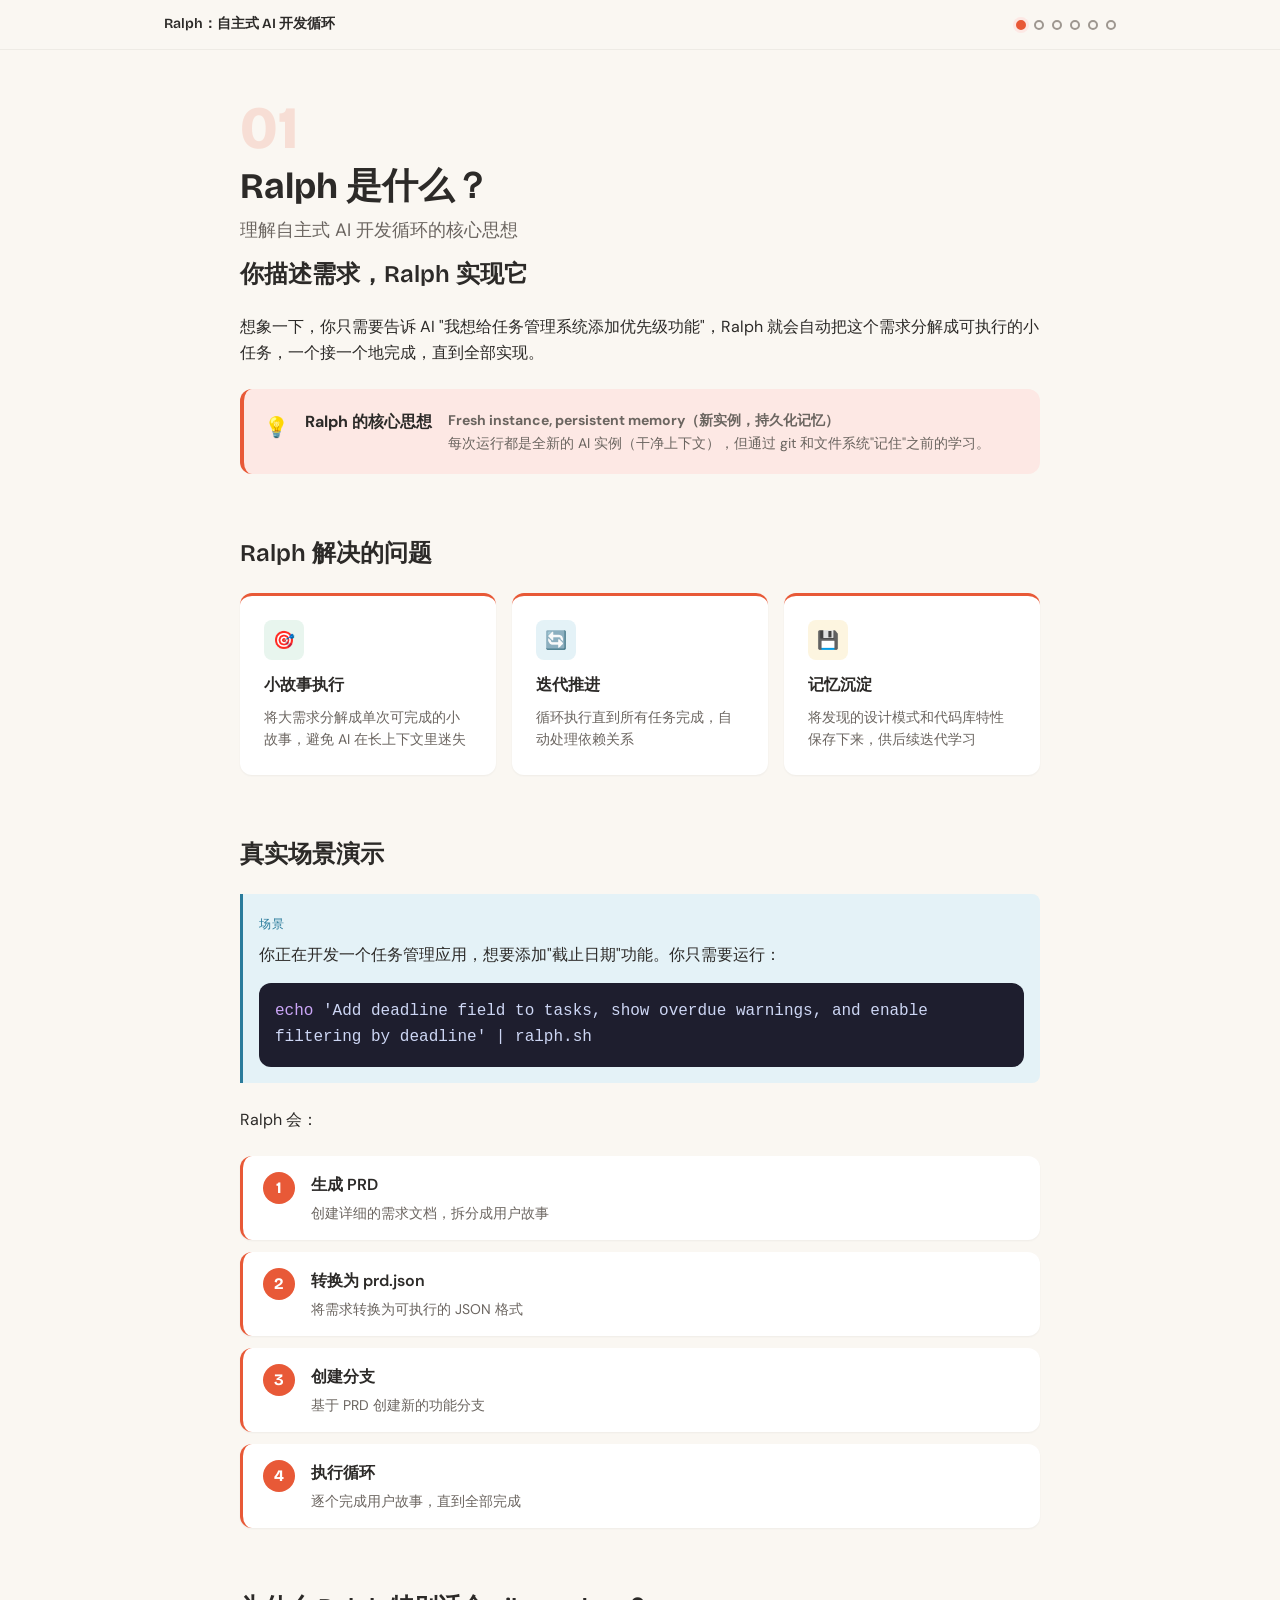
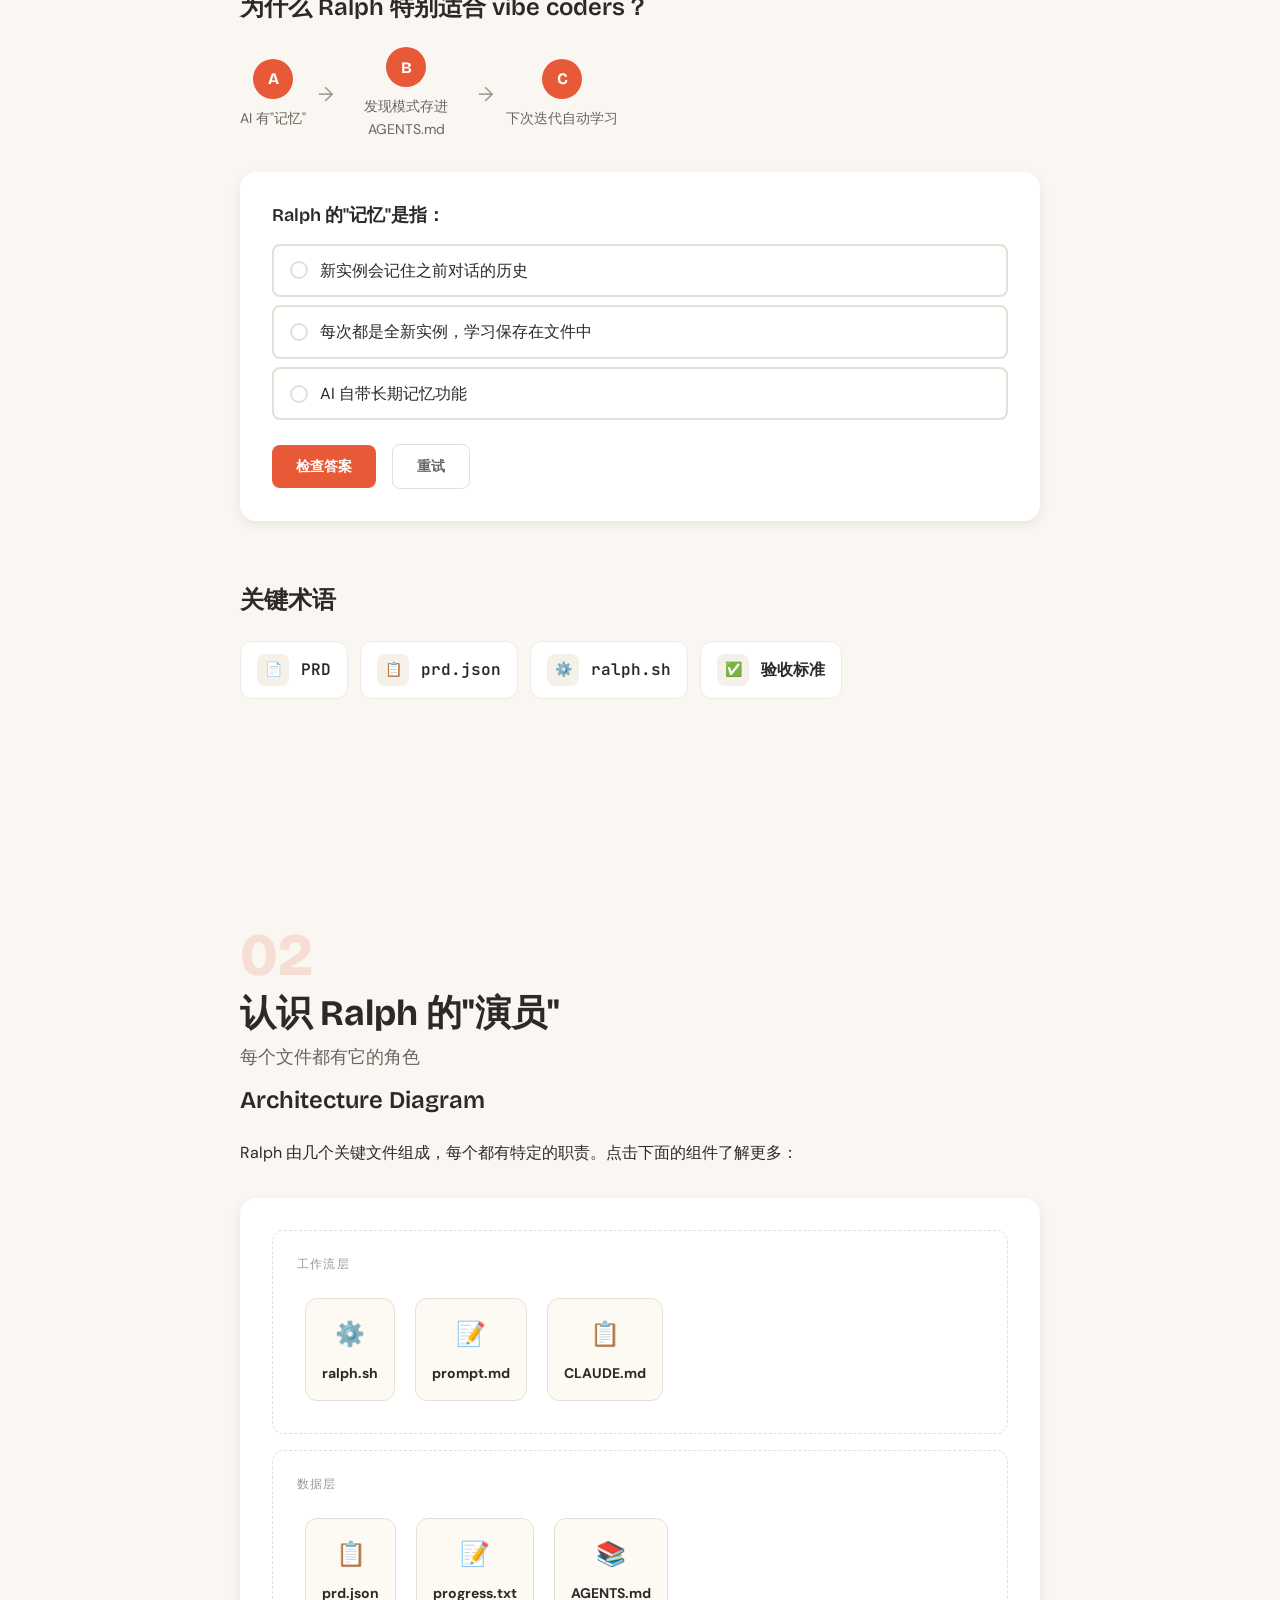
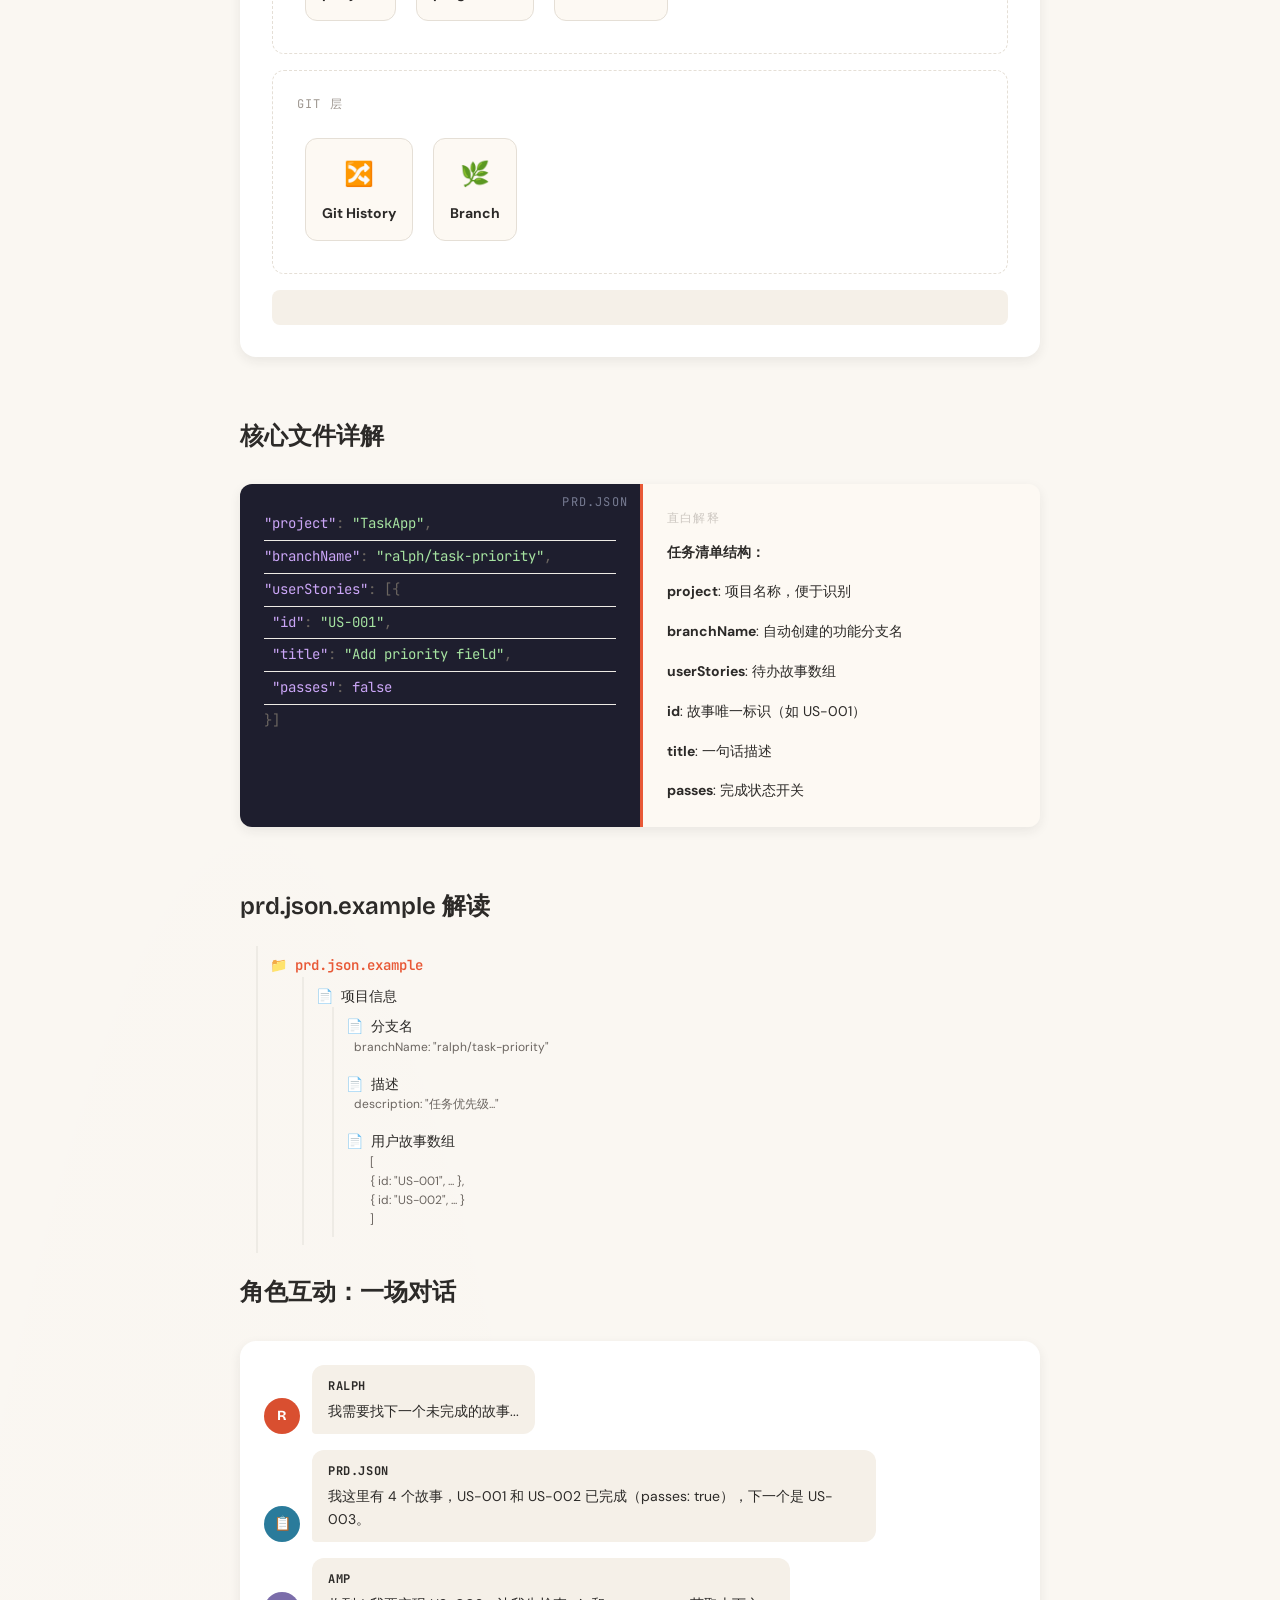
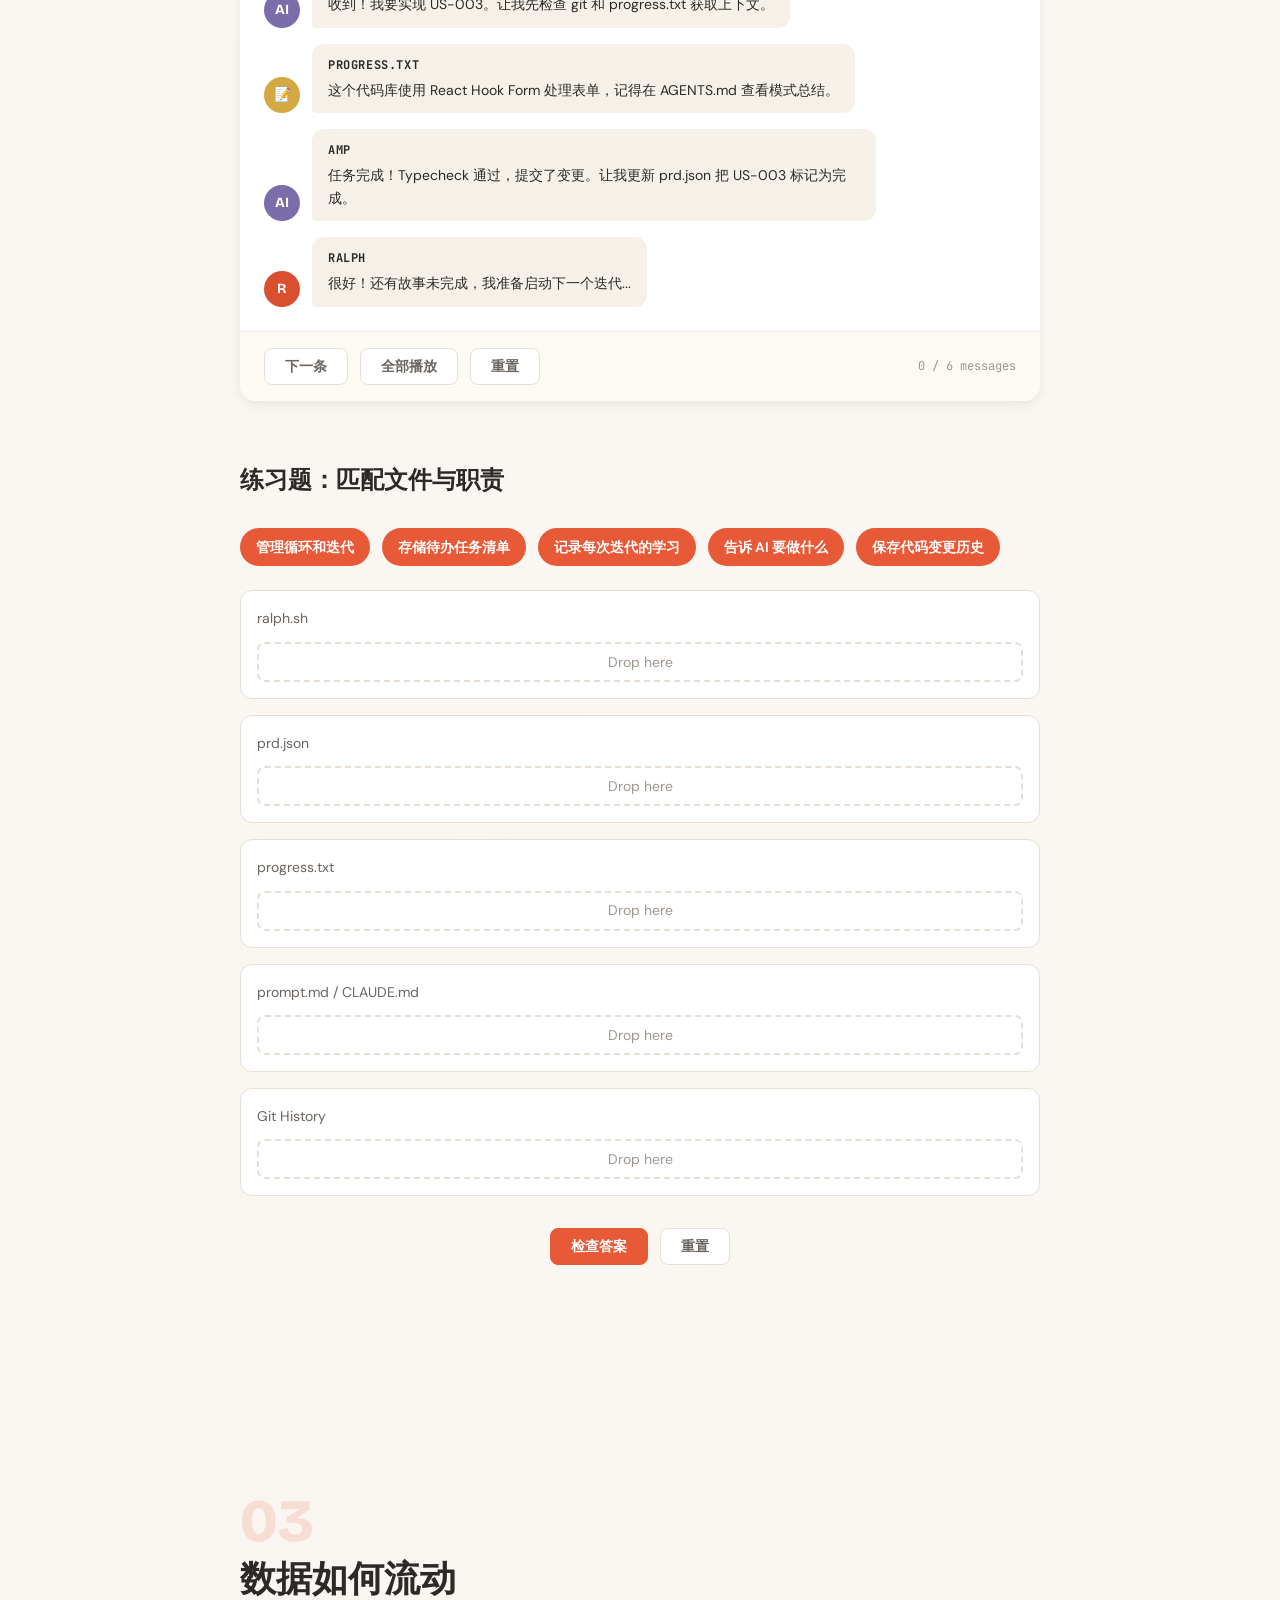
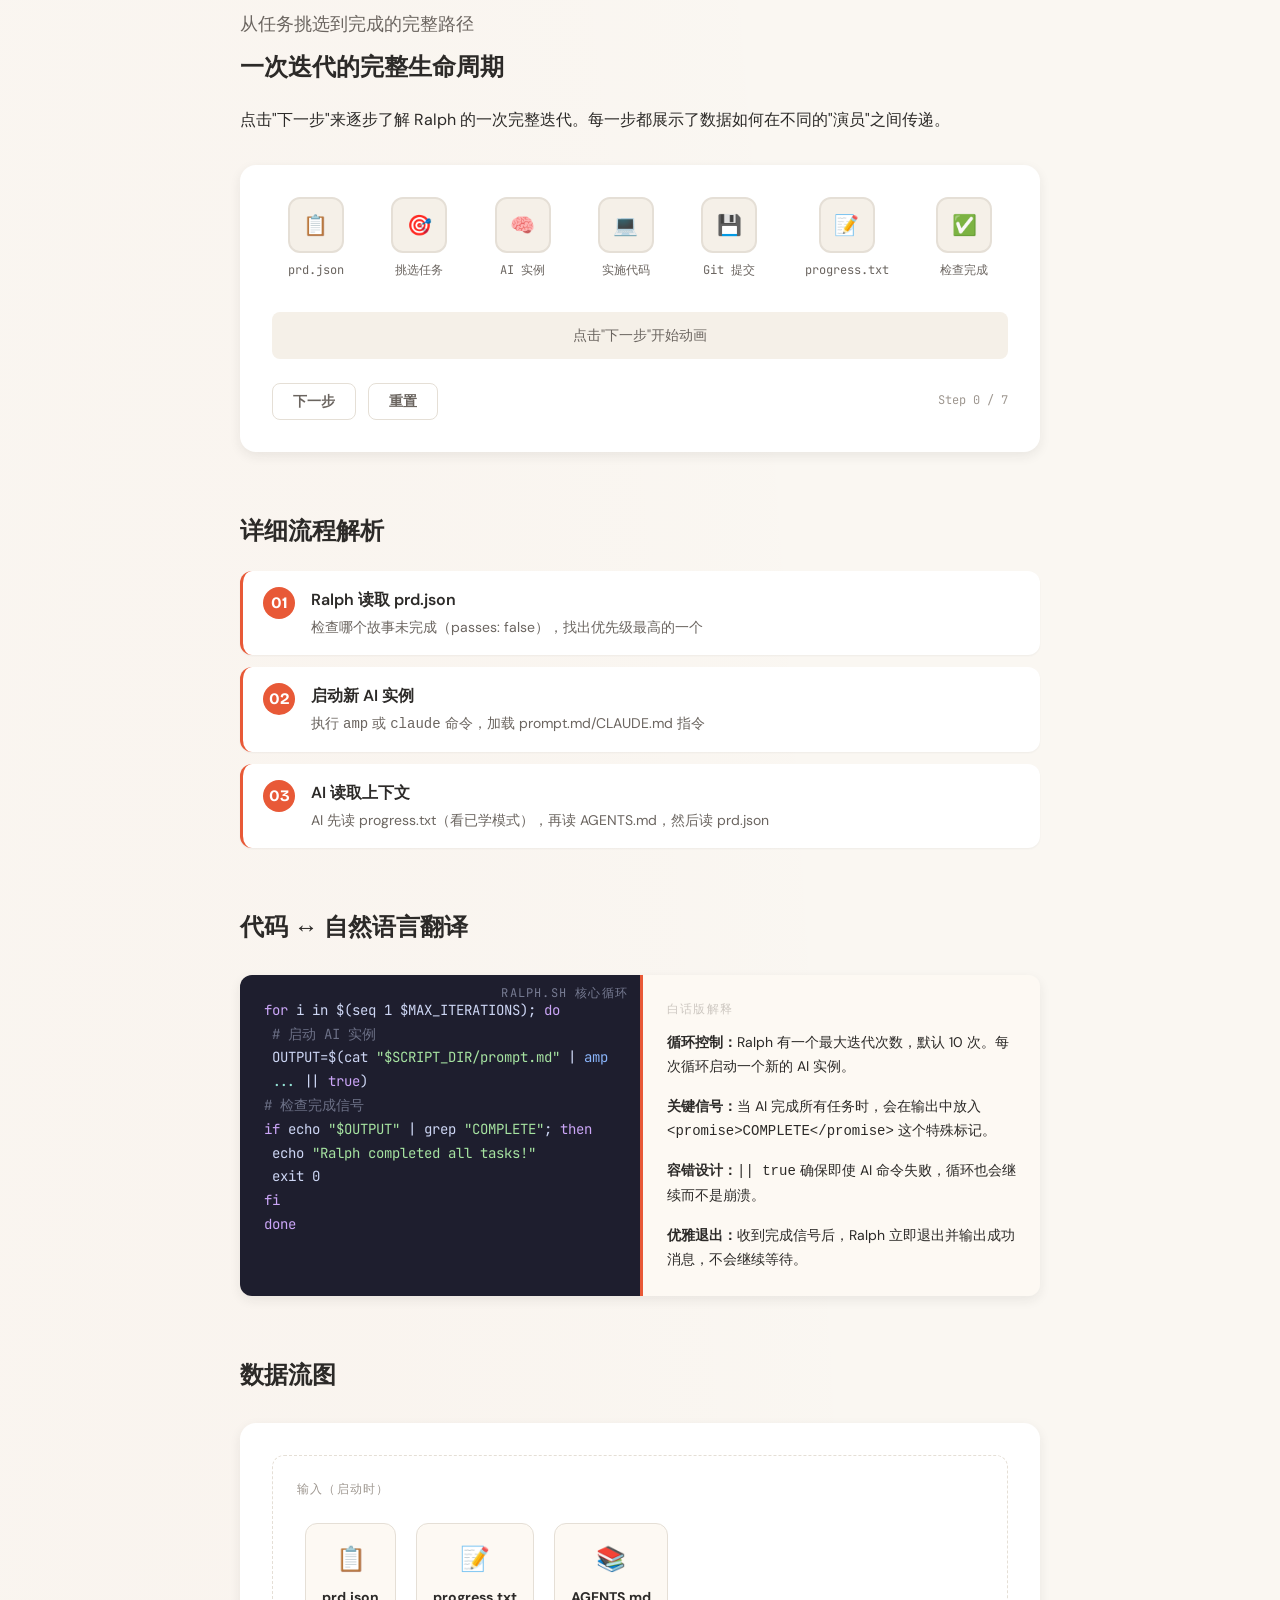
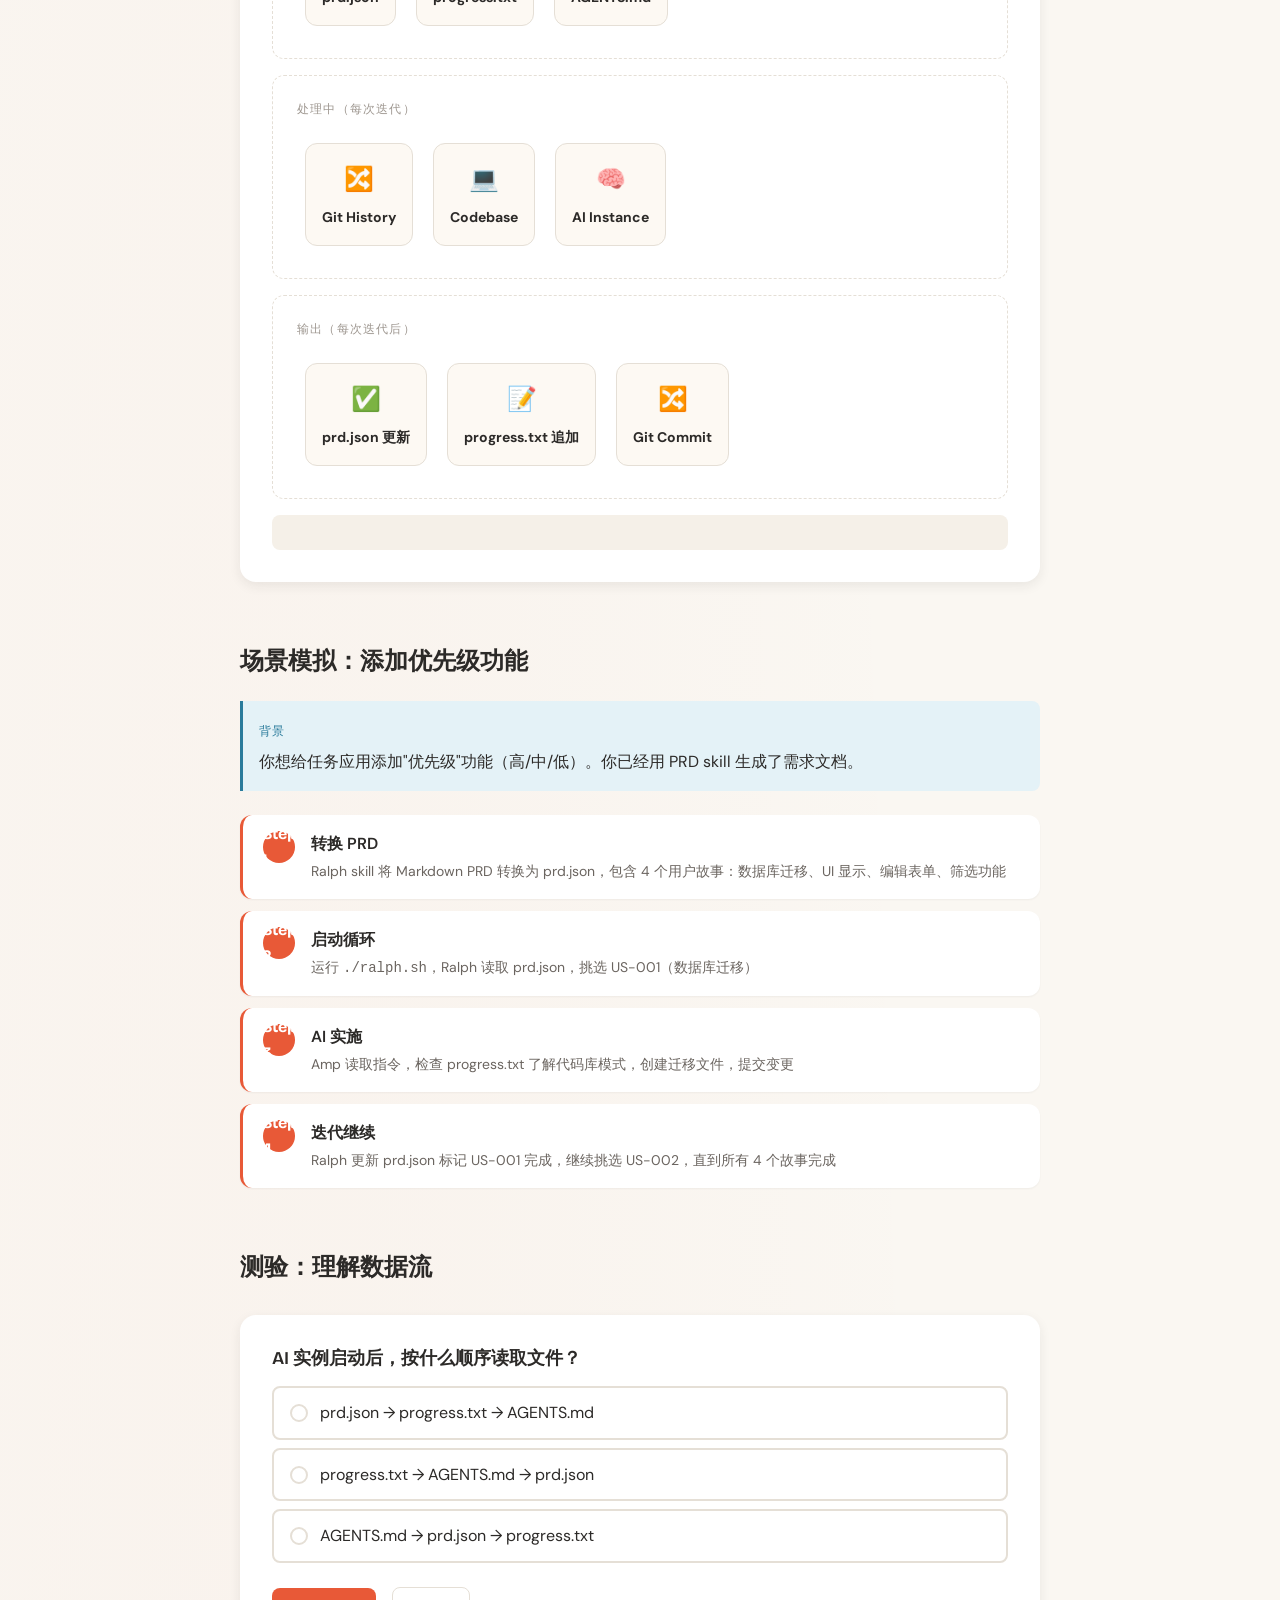
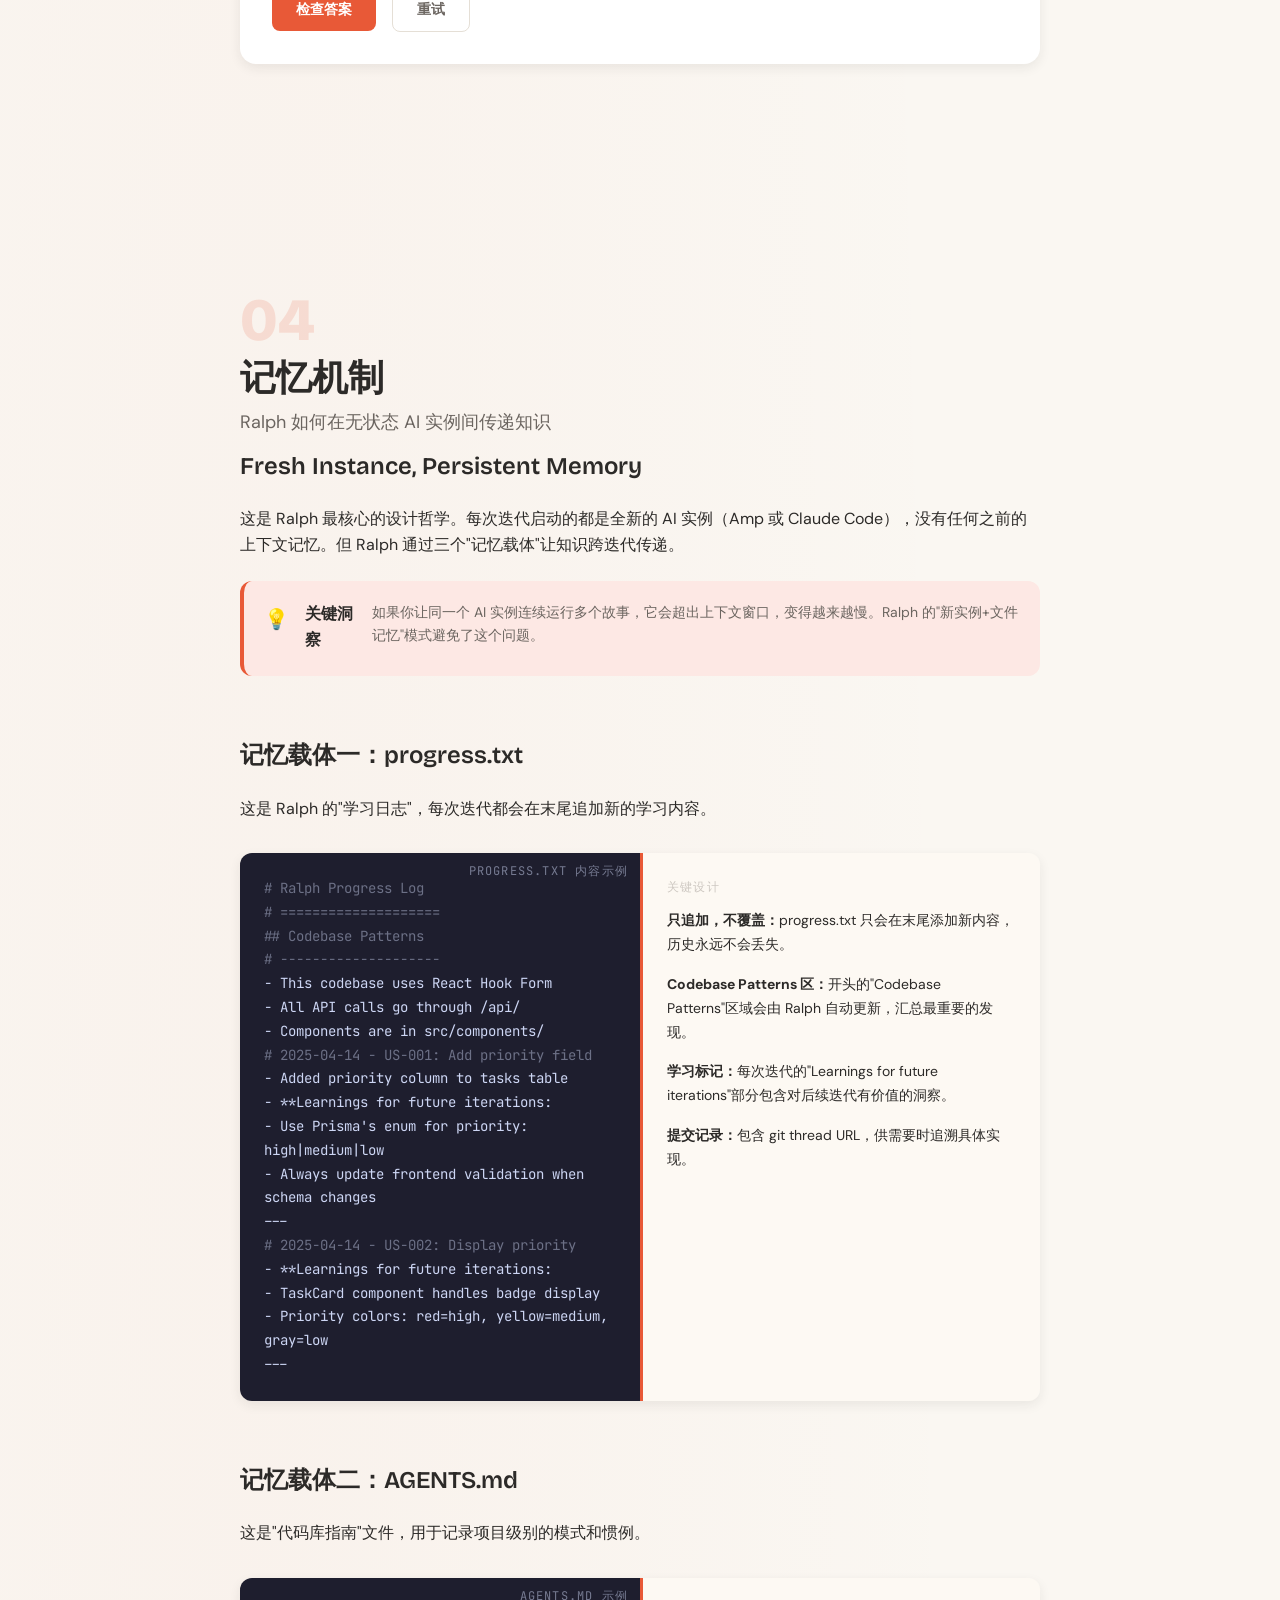
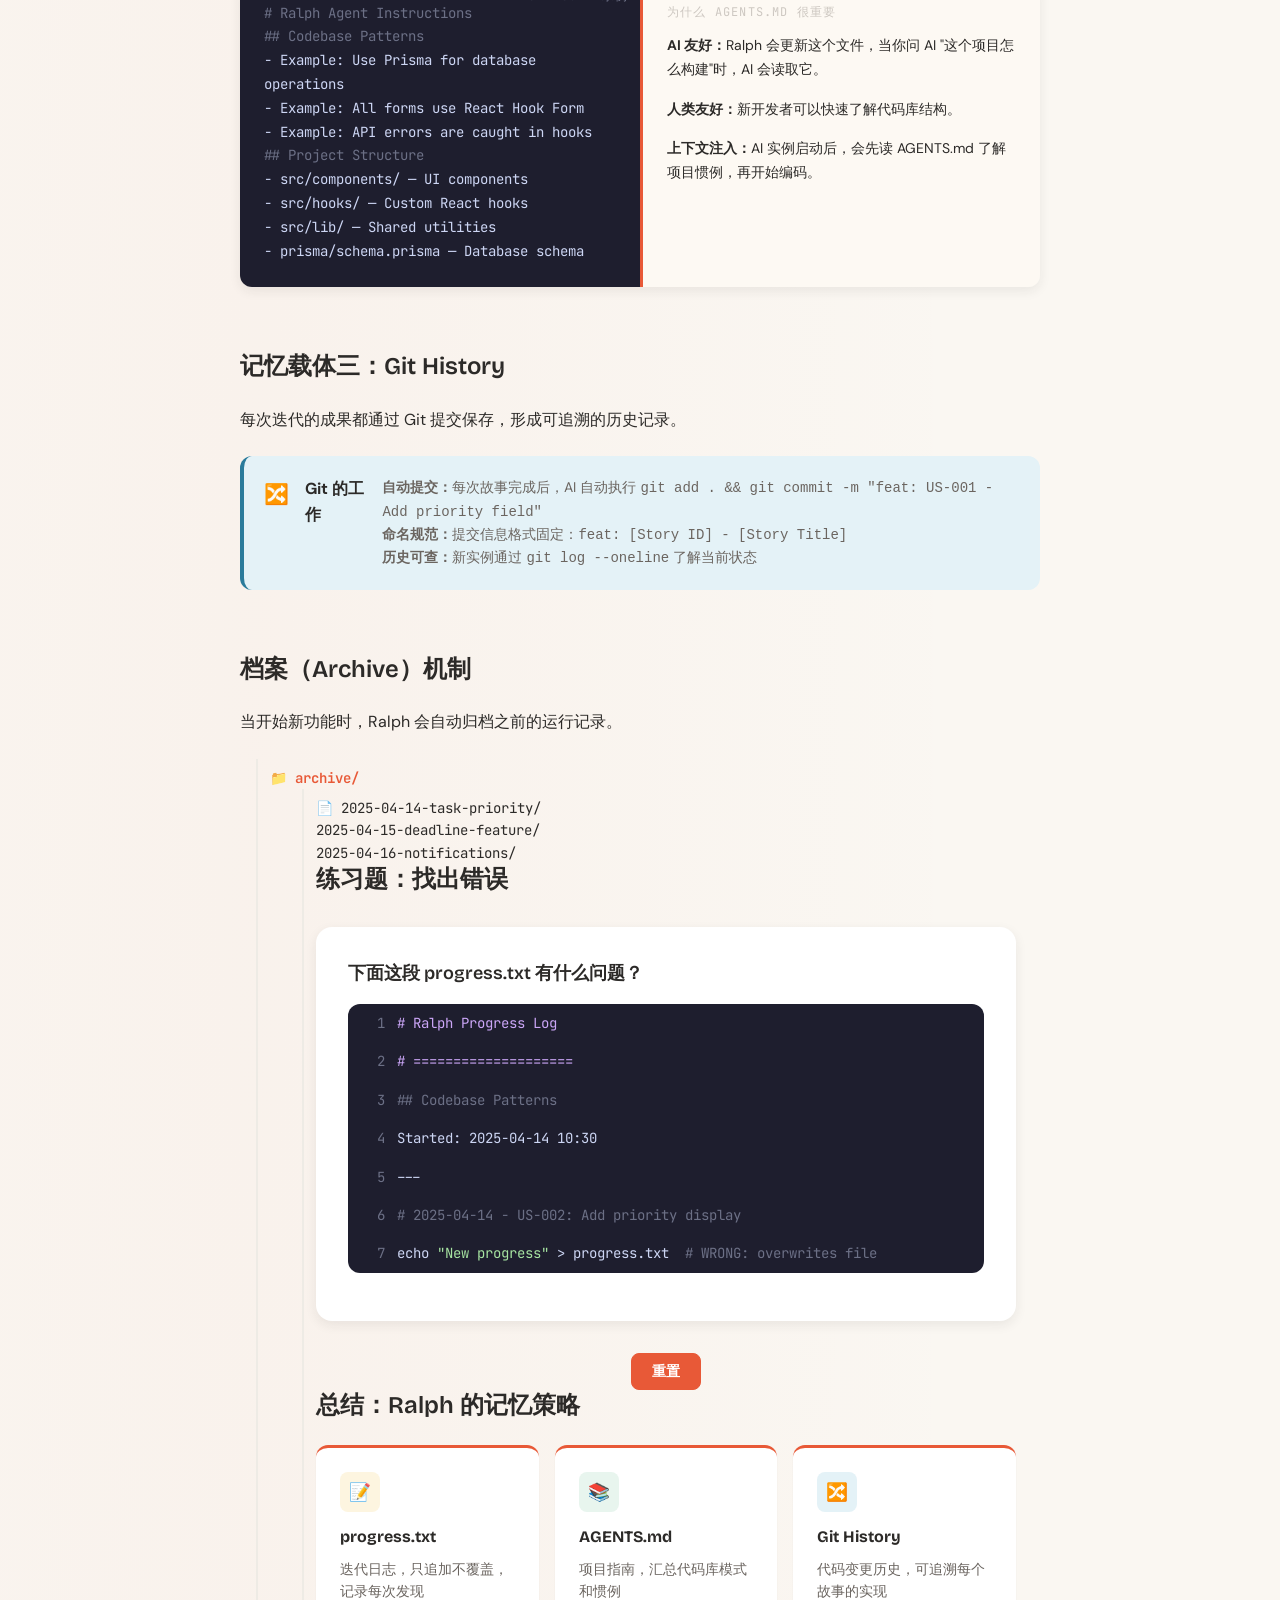
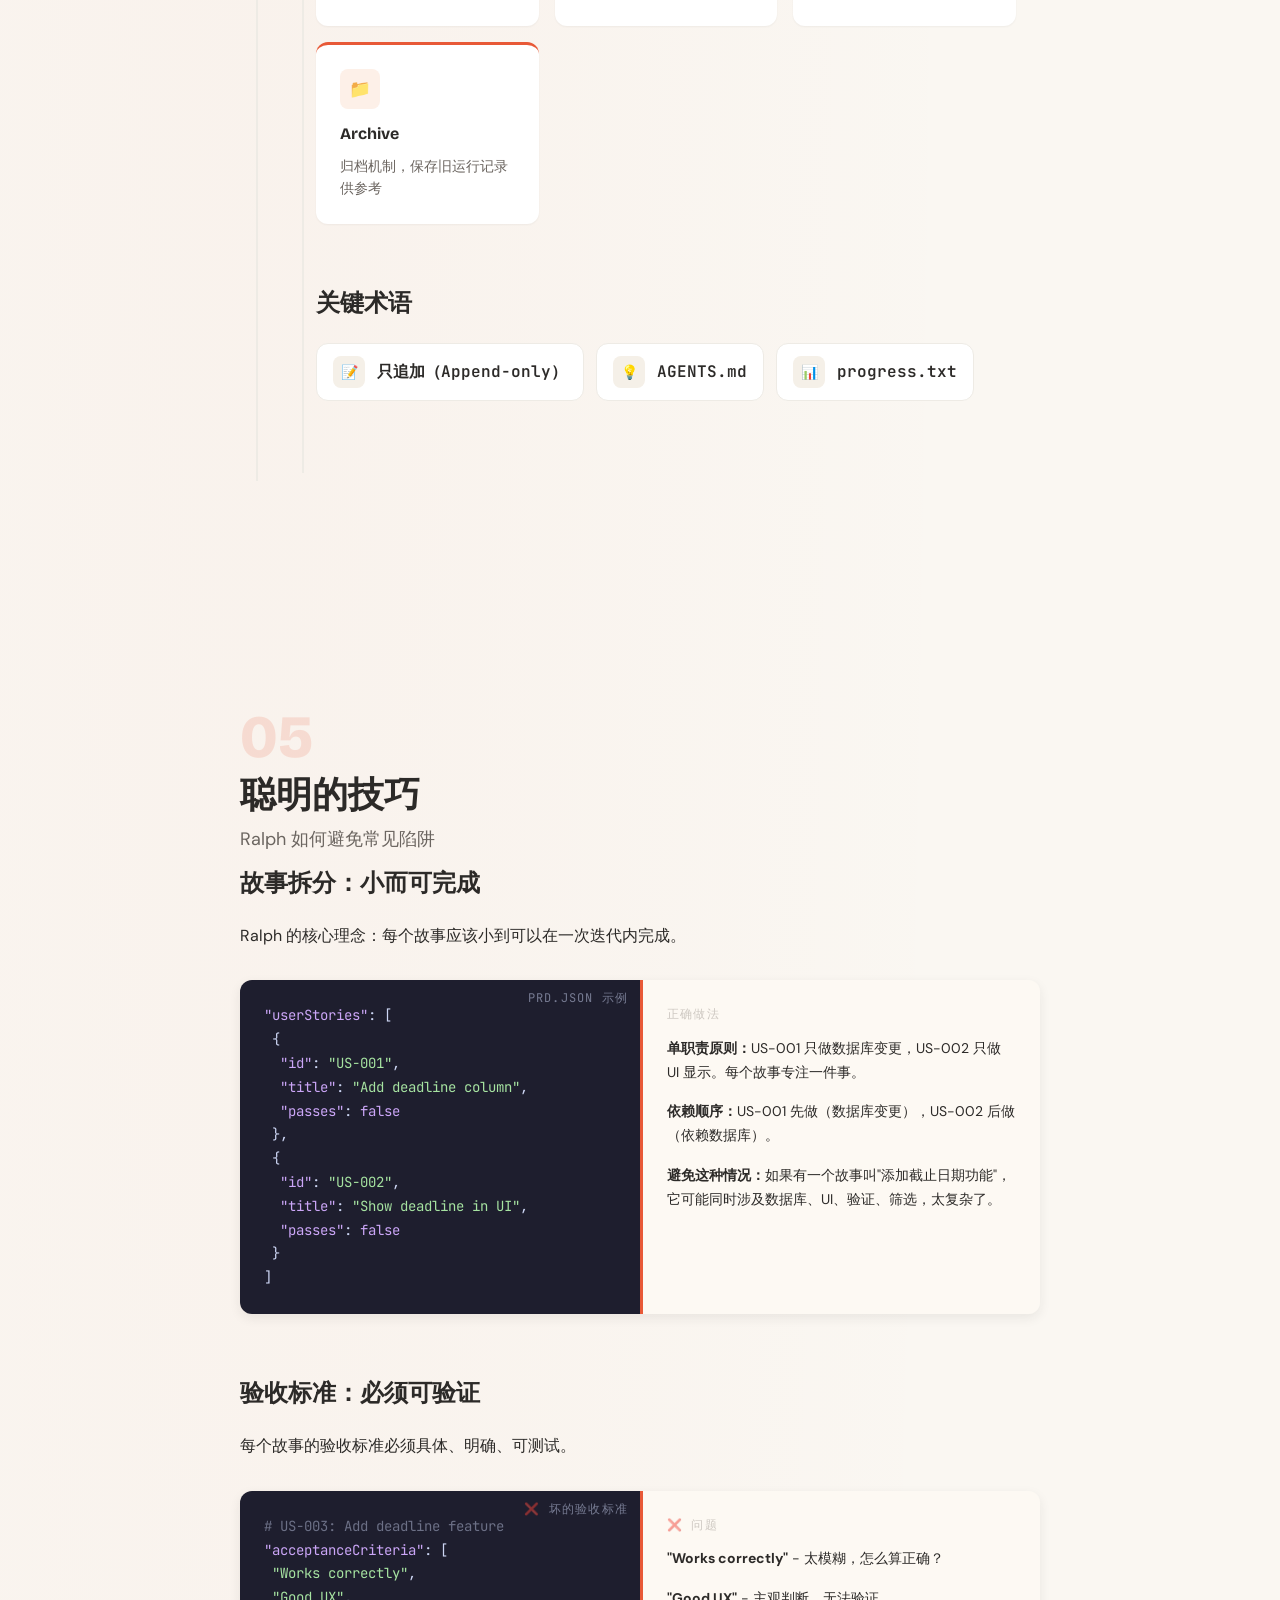
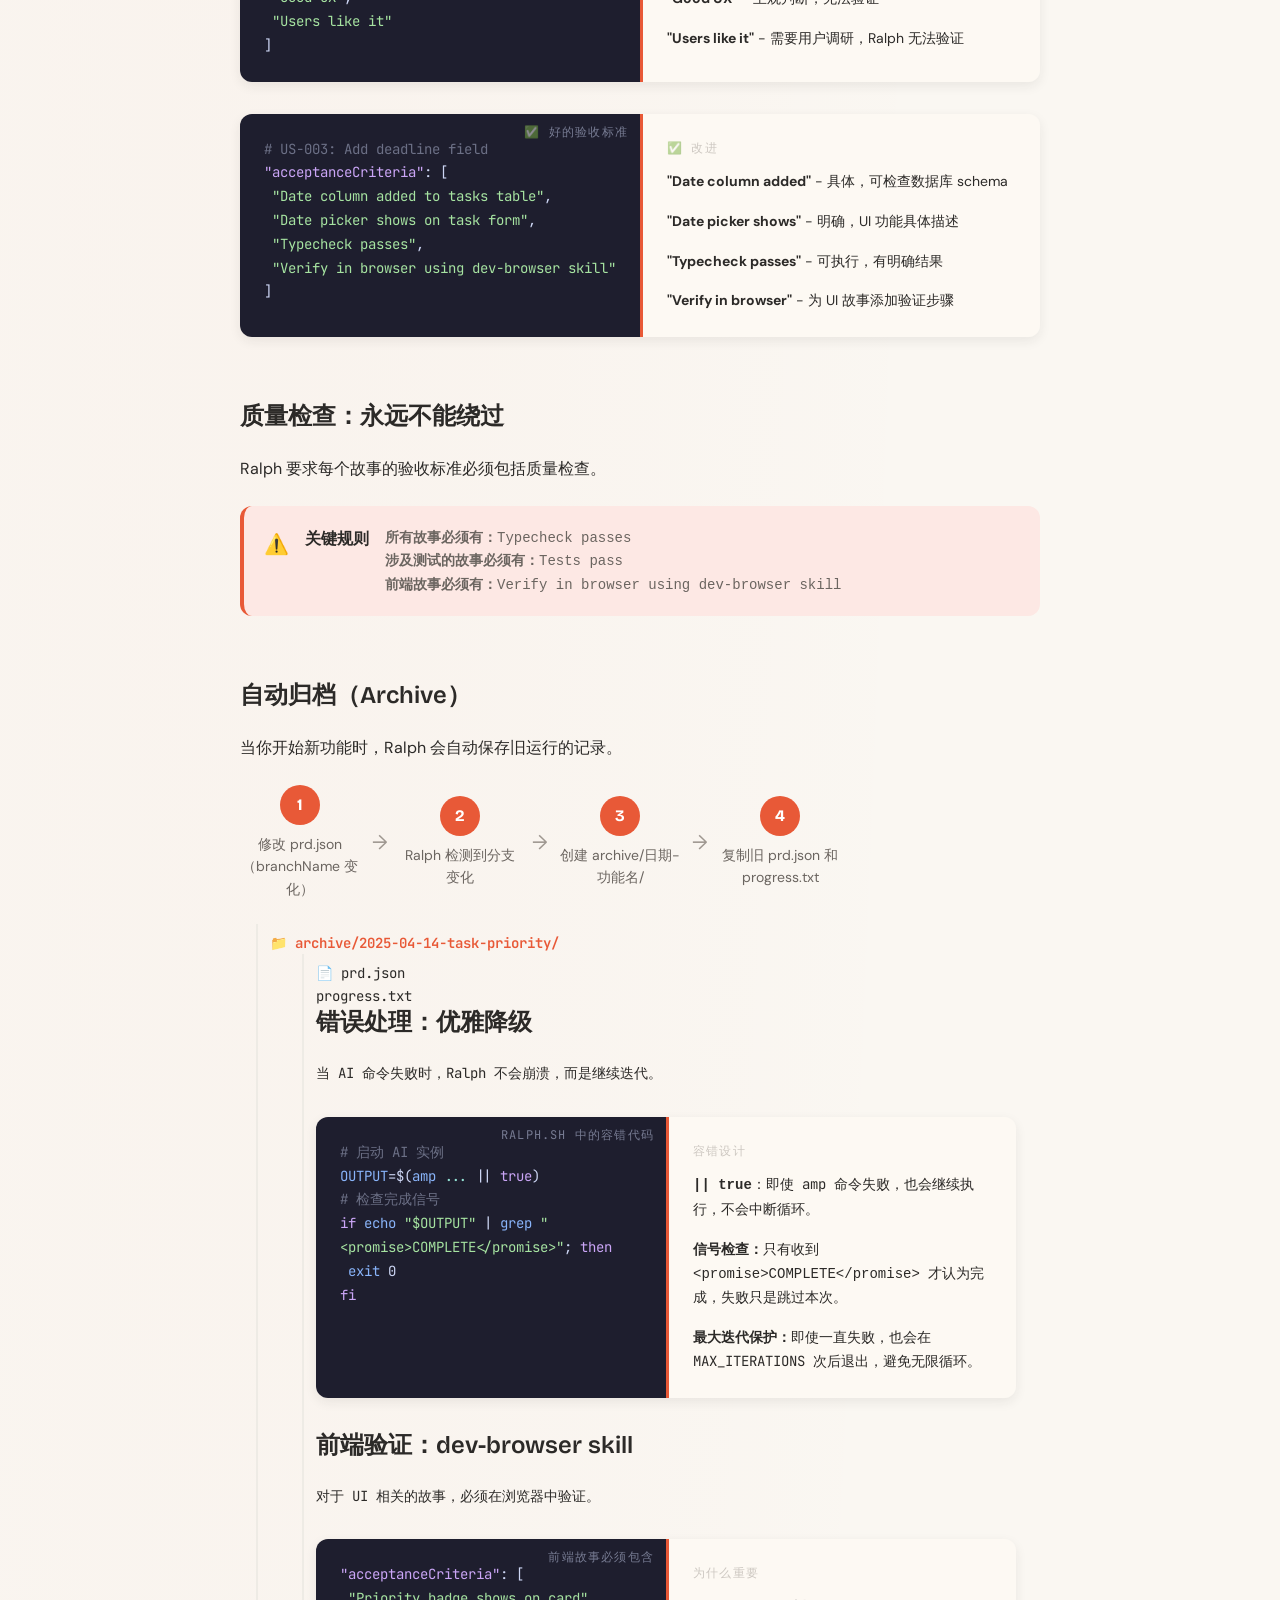
<file: index.html>
<!DOCTYPE html>
<html lang="zh-CN">
<head>
  <meta charset="UTF-8">
  <meta name="viewport" content="width=device-width, initial-scale=1.0">
  <title>Ralph：自主式 AI 开发循环完全指南</title>

  <!-- Google Fonts: Bricolage Grotesque · DM Sans · JetBrains Mono -->
  <link rel="preconnect" href="https://fonts.googleapis.com">
  <link rel="preconnect" href="https://fonts.gstatic.com" crossorigin>
  <link href="https://fonts.googleapis.com/css2?family=Bricolage+Grotesque:opsz,wght@12..96,400;12..96,600;12..96,700;12..96,800&family=DM+Sans:ital,opsz,wght@0,9..40,300;0,9..40,400;0,9..40,500;0,9..40,600;0,9..40,700;1,9..40,400;1,9..40,500&family=JetBrains+Mono:wght@400;500;600&display=swap" rel="stylesheet">

  <link rel="stylesheet" href="styles.css">

  <style>
    :root {
      --color-accent:       #E85937;
      --color-accent-hover: #C94A30;
      --color-accent-light: #FDE8E4;
      --color-accent-muted: #E89A88;
    }
  </style>

  <script src="main.js" defer></script>
</head>
<body>

  <nav class="nav" id="nav">
    <div class="progress-bar" id="progress-bar" role="progressbar" aria-valuenow="0" aria-valuemin="0" aria-valuemax="100"></div>
    <div class="nav-inner">
      <span class="nav-title">Ralph：自主式 AI 开发循环</span>
      <div class="nav-dots" id="nav-dots" role="tablist">
        <button class="nav-dot" data-target="module-1" data-tooltip="模块 1：Ralph 是什么" role="tab" aria-label="模块 1：Ralph 是什么"></button>
        <button class="nav-dot" data-target="module-2" data-tooltip="模块 2：Ralph 的演员" role="tab" aria-label="模块 2：Ralph 的演员"></button>
        <button class="nav-dot" data-target="module-3" data-tooltip="模块 3：数据如何流动" role="tab" aria-label="模块 3：数据如何流动"></button>
        <button class="nav-dot" data-target="module-4" data-tooltip="模块 4：记忆机制" role="tab" aria-label="模块 4：记忆机制"></button>
        <button class="nav-dot" data-target="module-5" data-tooltip="模块 5：聪明的技巧" role="tab" aria-label="模块 5：聪明的技巧"></button>
        <button class="nav-dot" data-target="module-6" data-tooltip="模块 6：当问题发生时" role="tab" aria-label="模块 6：当问题发生时"></button>
      </div>
    </div>
  </nav>

  <main id="main">
<section class="module" id="module-1">
  <div class="module-content">
    <span class="module-number">01</span>
    <h1 class="module-title">Ralph 是什么？</h1>
    <p class="module-subtitle">理解自主式 AI 开发循环的核心思想</p>

    <div class="screen animate-in">
      <h2 class="screen-heading">你描述需求，Ralph 实现它</h2>
      <p>想象一下，你只需要告诉 AI "我想给任务管理系统添加优先级功能"，Ralph 就会自动把这个需求分解成可执行的小任务，一个接一个地完成，直到全部实现。</p>
      
      <div class="callout callout-accent" style="margin-top: var(--space-6);">
        <span class="callout-icon">💡</span>
        <span class="callout-title">Ralph 的核心思想</span>
        <div class="callout-content">
          <p><strong>Fresh instance, persistent memory（新实例，持久化记忆）</strong></p>
          <p>每次运行都是全新的 AI 实例（干净上下文），但通过 git 和文件系统"记住"之前的学习。</p>
        </div>
      </div>
    </div>

    <div class="screen animate-in">
      <h2 class="screen-heading">Ralph 解决的问题</h2>
      
      <div class="pattern-cards stagger-children">
        <div class="pattern-card animate-in">
          <div class="pattern-icon" style="background: #E8F5EE; color: #2D8B55;">🎯</div>
          <h3 class="pattern-title">小故事执行</h3>
          <p class="pattern-desc">将大需求分解成单次可完成的小故事，避免 AI 在长上下文里迷失</p>
        </div>
        <div class="pattern-card animate-in">
          <div class="pattern-icon" style="background: #E4F2F7; color: #2A7B9B;">🔄</div>
          <h3 class="pattern-title">迭代推进</h3>
          <p class="pattern-desc">循环执行直到所有任务完成，自动处理依赖关系</p>
        </div>
        <div class="pattern-card animate-in">
          <div class="pattern-icon" style="background: #FDF5E0; color: #D4A843;">💾</div>
          <h3 class="pattern-title">记忆沉淀</h3>
          <p class="pattern-desc">将发现的设计模式和代码库特性保存下来，供后续迭代学习</p>
        </div>
      </div>
    </div>

    <div class="screen animate-in">
      <h2 class="screen-heading">真实场景演示</h2>
      
      <div class="scenario-block">
        <div class="scenario-context">
          <span class="scenario-label">场景</span>
          <p>你正在开发一个任务管理应用，想要添加"截止日期"功能。你只需要运行：</p>
          <pre style="background: var(--color-bg-code); color: #CDD6F4; padding: var(--space-4); border-radius: var(--radius-md); margin-top: var(--space-3);">
<span class="code-keyword">echo</span> 'Add deadline field to tasks, show overdue warnings, and enable filtering by deadline' | ralph.sh</pre>
        </div>
      </div>

      <p>Ralph 会：</p>
      <div class="step-cards">
        <div class="step-card animate-in">
          <div class="step-num">1</div>
          <div class="step-body">
            <strong>生成 PRD</strong>
            <p>创建详细的需求文档，拆分成用户故事</p>
          </div>
        </div>
        <div class="step-card animate-in">
          <div class="step-num">2</div>
          <div class="step-body">
            <strong>转换为 prd.json</strong>
            <p>将需求转换为可执行的 JSON 格式</p>
          </div>
        </div>
        <div class="step-card animate-in">
          <div class="step-num">3</div>
          <div class="step-body">
            <strong>创建分支</strong>
            <p>基于 PRD 创建新的功能分支</p>
          </div>
        </div>
        <div class="step-card animate-in">
          <div class="step-num">4</div>
          <div class="step-body">
            <strong>执行循环</strong>
            <p>逐个完成用户故事，直到全部完成</p>
          </div>
        </div>
      </div>
    </div>

    <div class="screen animate-in">
      <h2 class="screen-heading">为什么 Ralph 特别适合 vibe coders？</h2>
      
      <div class="flow-steps">
        <div class="flow-step">
          <div class="flow-step-num">A</div>
          <p>AI 有"记忆"</p>
        </div>
        <div class="flow-arrow">→</div>
        <div class="flow-step">
          <div class="flow-step-num">B</div>
          <p>发现模式存进 AGENTS.md</p>
        </div>
        <div class="flow-arrow">→</div>
        <div class="flow-step">
          <div class="flow-step-num">C</div>
          <p>下次迭代自动学习</p>
        </div>
      </div>

      <div class="quiz-container" id="quiz-1">
        <div class="quiz-question-block" data-correct="B" data-explanation-right="正确！Ralph 的关键是让每次迭代都是新的 AI 实例，但通过文件（如 AGENTS.md、progress.txt）保存学习成果。" data-explanation-wrong="不完全对。Ralph 的新实例没有上下文记忆，它通过外部文件来'记住'事情。">
          <p class="quiz-question">Ralph 的"记忆"是指：</p>
          <div class="quiz-options">
            <div class="quiz-option" data-value="A">
              <div class="quiz-option-radio"></div>
              <span>新实例会记住之前对话的历史</span>
            </div>
            <div class="quiz-option" data-value="B">
              <div class="quiz-option-radio"></div>
              <span>每次都是全新实例，学习保存在文件中</span>
            </div>
            <div class="quiz-option" data-value="C">
              <div class="quiz-option-radio"></div>
              <span>AI 自带长期记忆功能</span>
            </div>
          </div>
          <div class="quiz-feedback"></div>
        </div>
        <button class="quiz-check-btn" onclick="checkQuiz('quiz-1')">检查答案</button>
        <button class="quiz-reset-btn" onclick="resetQuiz('quiz-1')">重试</button>
      </div>
    </div>

    <div class="screen animate-in">
      <h2 class="screen-heading">关键术语</h2>
      <div class="term-summary">
        <div class="term-item" data-definition="Product Requirements Document，产品需求文档。描述要构建什么、为什么构建、以及如何判断完成。Ralph 会帮你生成它。">
          <span class="term-icon">📄</span>
          <span class="term-text">PRD</span>
        </div>
        <div class="term-item" data-definition="Ralph 用来存储待办事项的 JSON 文件。包含项目名称、分支名、描述和用户故事数组。每个故事有 id、标题、描述、验收标准、优先级和完成状态。">
          <span class="term-icon">📋</span>
          <span class="term-text">prd.json</span>
        </div>
        <div class="term-item" data-definition="Ralph 的循环执行文件。启动新的 AI 实例来完成任务，处理完成信号，管理迭代次数。">
          <span class="term-icon">⚙️</span>
          <span class="term-text">ralph.sh</span>
        </div>
        <div class="term-item" data-definition="可验证的具体要求。必须清晰、明确、可测试。例如'Typecheck passes'、'Verify in browser'。">
          <span class="term-icon">✅</span>
          <span class="term-text">验收标准</span>
        </div>
      </div>
    </div>
  </div>
</section><section class="module" id="module-2">
  <div class="module-content">
    <span class="module-number">02</span>
    <h1 class="module-title">认识 Ralph 的"演员"</h1>
    <p class="module-subtitle">每个文件都有它的角色</p>

    <div class="screen animate-in">
      <h2 class="screen-heading">Architecture Diagram</h2>
      <p>Ralph 由几个关键文件组成，每个都有特定的职责。点击下面的组件了解更多：</p>

      <div class="arch-diagram">
        <div class="arch-zone">
          <div class="arch-zone-label">工作流层</div>
          <div class="arch-component" data-desc="主循环脚本。管理迭代计数，启动 AI 实例（Amp 或 Claude Code），处理完成信号。">
            <span class="arch-icon">⚙️</span>
            <span><strong>ralph.sh</strong></span>
          </div>
          <div class="arch-component" data-desc="AI 指令模板（Amp 版本）。告诉每个新实例该做什么：读 PRD、选任务、实施、测试、提交、记录学习。">
            <span class="arch-icon">📝</span>
            <span><strong>prompt.md</strong></span>
          </div>
          <div class="arch-component" data-desc="AI 指令模板（Claude Code 版本）。与 prompt.md 类似，适配 Claude Code 的命令格式。">
            <span class="arch-icon">📋</span>
            <span><strong>CLAUDE.md</strong></span>
          </div>
        </div>

        <div class="arch-zone">
          <div class="arch-zone-label">数据层</div>
          <div class="arch-component" data-desc="任务清单 JSON 文件。包含项目信息、分支名、描述和用户故事数组。每个故事有优先级和完成状态。">
            <span class="arch-icon">📋</span>
            <span><strong>prd.json</strong></span>
          </div>
          <div class="arch-component" data-desc="只追加的日志文件。记录每次迭代完成的故事、修改的文件、以及最重要的——发现的设计模式。">
            <span class="arch-icon">📝</span>
            <span><strong>progress.txt</strong></span>
          </div>
          <div class="arch-component" data-desc="项目文档。Ralph 会更新它来记录发现的代码库模式，这样后续迭代可以学习。">
            <span class="arch-icon">📚</span>
            <span><strong>AGENTS.md</strong></span>
          </div>
        </div>

        <div class="arch-zone">
          <div class="arch-zone-label">Git 层</div>
          <div class="arch-component" data-desc="代码库历史。Ralph 通过 git 提交来保存每个故事的成果，新实例通过 git log 了解当前状态。">
            <span class="arch-icon">🔀</span>
            <span><strong>Git History</strong></span>
          </div>
          <div class="arch-component" data-desc="分支信息。Ralph 会读取当前分支名，如果开始新功能会创建新分支。">
            <span class="arch-icon">🌿</span>
            <span><strong>Branch</strong></span>
          </div>
        </div>
        <div class="arch-description" style="margin-top: var(--space-4);"></div>
      </div>
    </div>

    <div class="screen animate-in">
      <h2 class="screen-heading">核心文件详解</h2>

      <div class="translation-block translation-lines">
        <div class="translation-code">
          <div class="translation-label">prd.json</div>
          <div class="tl"><span class="code-keyword">"project"</span>: <span class="code-string">"TaskApp"</span>,</div>
          <div class="tl"><span class="code-keyword">"branchName"</span>: <span class="code-string">"ralph/task-priority"</span>,</div>
          <div class="tl"><span class="code-keyword">"userStories"</span>: [{</div>
          <div class="tl" style="padding-left: var(--space-2);"><span class="code-keyword">"id"</span>: <span class="code-string">"US-001"</span>,</div>
          <div class="tl" style="padding-left: var(--space-2);"><span class="code-keyword">"title"</span>: <span class="code-string">"Add priority field"</span>,</div>
          <div class="tl" style="padding-left: var(--space-2);"><span class="code-keyword">"passes"</span>: <span class="code-keyword">false</span></div>
          <div class="tl">}]</div>
        </div>
        <div class="translation-english">
          <div class="translation-label">直白解释</div>
          <p><strong>任务清单结构：</strong></p>
          <p><strong>project</strong>: 项目名称，便于识别</p>
          <p><strong>branchName</strong>: 自动创建的功能分支名</p>
          <p><strong>userStories</strong>: 待办故事数组</p>
          <p><strong>id</strong>: 故事唯一标识（如 US-001）</p>
          <p><strong>title</strong>: 一句话描述</p>
          <p><strong>passes</strong>: 完成状态开关</p>
        </div>
      </div>
    </div>

    <div class="screen animate-in">
      <h2 class="screen-heading">prd.json.example 解读</h2>
      
      <div class="file-tree animate-in">
        <div class="ft-folder">
          <div class="ft-name">prd.json.example</div>
          <div class="ft-children">
            <div class="ft-file">
              <div class="ft-name">项目信息</div>
              <div class="ft-desc>project: "MyApp"</div>
            </div>
            <div class="ft-file">
              <div class="ft-name">分支名</div>
              <div class="ft-desc">branchName: "ralph/task-priority"</div>
            </div>
            <div class="ft-file">
              <div class="ft-name">描述</div>
              <div class="ft-desc">description: "任务优先级..."</div>
            </div>
            <div class="ft-file">
              <div class="ft-name">用户故事数组</div>
              <div class="ft-desc">
                <div style="margin-left: var(--space-4);">[</div>
                <div style="margin-left: var(--space-4);">  { id: "US-001", ... },</div>
                <div style="margin-left: var(--space-4);">  { id: "US-002", ... }</div>
                <div style="margin-left: var(--space-4);">]</div>
              </div>
            </div>
          </div>
        </div>
      </div>
    </div>

    <div class="screen animate-in">
      <h2 class="screen-heading">角色互动：一场对话</h2>

      <div class="chat-window" id="chat-1">
        <div class="chat-messages">
          <div class="chat-message" data-sender="Ralph">
            <div class="chat-avatar" style="background: #D94F30;">R</div>
            <div class="chat-bubble">
              <div class="chat-sender">Ralph</div>
              <p>我需要找下一个未完成的故事...</p>
            </div>
          </div>
          <div class="chat-message" data-sender="prd.json">
            <div class="chat-avatar" style="background: #2A7B9B;">📋</div>
            <div class="chat-bubble">
              <div class="chat-sender">prd.json</div>
              <p>我这里有 4 个故事，US-001 和 US-002 已完成（passes: true），下一个是 US-003。</p>
            </div>
          </div>
          <div class="chat-message" data-sender="AI">
            <div class="chat-avatar" style="background: #7B6DAA;">AI</div>
            <div class="chat-bubble">
              <div class="chat-sender">Amp</div>
              <p>收到！我要实现 US-003。让我先检查 git 和 progress.txt 获取上下文。</p>
            </div>
          </div>
          <div class="chat-message" data-sender="progress.txt">
            <div class="chat-avatar" style="background: #D4A843;">📝</div>
            <div class="chat-bubble">
              <div class="chat-sender">progress.txt</div>
              <p>这个代码库使用 React Hook Form 处理表单，记得在 AGENTS.md 查看模式总结。</p>
            </div>
          </div>
          <div class="chat-message" data-sender="AI">
            <div class="chat-avatar" style="background: #7B6DAA;">AI</div>
            <div class="chat-bubble">
              <div class="chat-sender">Amp</div>
              <p>任务完成！Typecheck 通过，提交了变更。让我更新 prd.json 把 US-003 标记为完成。</p>
            </div>
          </div>
          <div class="chat-message" data-sender="Ralph">
            <div class="chat-avatar" style="background: #D94F30;">R</div>
            <div class="chat-bubble">
              <div class="chat-sender">Ralph</div>
              <p>很好！还有故事未完成，我准备启动下一个迭代...</p>
            </div>
          </div>
        </div>
        <div class="chat-typing" style="display: none;">
          <div class="chat-avatar" id="chat-1-typing-avatar" style="background: #D94F30;">R</div>
          <div class="chat-typing-dots">
            <div class="typing-dot"></div>
            <div class="typing-dot"></div>
            <div class="typing-dot"></div>
          </div>
          <span class="chat-progress">0 / 6 messages</span>
        </div>
        <div class="chat-controls">
          <button class="btn chat-next-btn">下一条</button>
          <button class="btn chat-all-btn">全部播放</button>
          <button class="btn chat-reset-btn">重置</button>
          <span class="chat-progress">0 / 6 messages</span>
        </div>
      </div>
    </div>

    <div class="screen animate-in">
      <h2 class="screen-heading">练习题：匹配文件与职责</h2>

      <div class="dnd-container" id="dnd-2">
        <div class="dnd-chips">
          <div class="dnd-chip" data-answer="script" draggable="true">管理循环和迭代</div>
          <div class="dnd-chip" data-answer="tasks" draggable="true">存储待办任务清单</div>
          <div class="dnd-chip" data-answer="log" draggable="true">记录每次迭代的学习</div>
          <div class="dnd-chip" data-answer="guide" draggable="true">告诉 AI 要做什么</div>
          <div class="dnd-chip" data-answer="git" draggable="true">保存代码变更历史</div>
        </div>
        <div class="dnd-zones">
          <div class="dnd-zone" data-correct="script">
            <div class="dnd-zone-label">ralph.sh</div>
            <div class="dnd-zone-target">Drop here</div>
          </div>
          <div class="dnd-zone" data-correct="tasks">
            <div class="dnd-zone-label">prd.json</div>
            <div class="dnd-zone-target">Drop here</div>
          </div>
          <div class="dnd-zone" data-correct="log">
            <div class="dnd-zone-label">progress.txt</div>
            <div class="dnd-zone-target">Drop here</div>
          </div>
          <div class="dnd-zone" data-correct="guide">
            <div class="dnd-zone-label">prompt.md / CLAUDE.md</div>
            <div class="dnd-zone-target">Drop here</div>
          </div>
          <div class="dnd-zone" data-correct="git">
            <div class="dnd-zone-label">Git History</div>
            <div class="dnd-zone-target">Drop here</div>
          </div>
        </div>
      </div>
      <div style="text-align: center; margin-top: var(--space-4);">
        <button class="btn btn-primary" onclick="checkDnD('dnd-2')">检查答案</button>
        <button class="btn" onclick="resetDnD('dnd-2')" style="margin-left: var(--space-2);">重置</button>
      </div>
    </div>
  </div>
</section><section class="module" id="module-3">
  <div class="module-content">
    <span class="module-number">03</span>
    <h1 class="module-title">数据如何流动</h1>
    <p class="module-subtitle">从任务挑选到完成的完整路径</p>

    <div class="screen animate-in">
      <h2 class="screen-heading">一次迭代的完整生命周期</h2>
      <p>点击"下一步"来逐步了解 Ralph 的一次完整迭代。每一步都展示了数据如何在不同的"演员"之间传递。</p>

      <div class="flow-animation" id="flow-3" data-steps='[
        {"label": "Ralph 检查 prd.json", "highlight": "flow-prd"},
        {"label": "找到最高优先的未完成故事", "highlight": "flow-select"},
        {"label": "启动新 AI 实例读取上下文", "highlight": "flow-ai"},
        {"label": "AI 实施代码并通过检查", "highlight": "flow-implement"},
        {"label": "提交变更并更新 prd.json", "highlight": "flow-commit"},
        {"label": "记录学习到 progress.txt", "highlight": "flow-log"},
        {"label": "检查是否全部完成", "highlight": "flow-check"}
      ]'>
        <div class="flow-actors">
          <div class="flow-actor" id="flow-prd">
            <div class="flow-actor-icon">📋</div>
            <span>prd.json</span>
          </div>
          <div class="flow-actor" id="flow-select">
            <div class="flow-actor-icon">🎯</div>
            <span>挑选任务</span>
          </div>
          <div class="flow-actor" id="flow-ai">
            <div class="flow-actor-icon">🧠</div>
            <span>AI 实例</span>
          </div>
          <div class="flow-actor" id="flow-implement">
            <div class="flow-actor-icon">💻</div>
            <span>实施代码</span>
          </div>
          <div class="flow-actor" id="flow-commit">
            <div class="flow-actor-icon">💾</div>
            <span>Git 提交</span>
          </div>
          <div class="flow-actor" id="flow-log">
            <div class="flow-actor-icon">📝</div>
            <span>progress.txt</span>
          </div>
          <div class="flow-actor" id="flow-check">
            <div class="flow-actor-icon">✅</div>
            <span>检查完成</span>
          </div>
        </div>
        <div class="flow-step-label">点击"下一步"开始动画</div>
        <div class="flow-controls">
          <button class="btn flow-next-btn">下一步</button>
          <button class="btn flow-reset-btn">重置</button>
          <span class="flow-progress">Step 0 / 7</span>
        </div>
        <div class="flow-packet"></div>
      </div>
    </div>

    <div class="screen animate-in">
      <h2 class="screen-heading">详细流程解析</h2>

      <div class="step-cards">
        <div class="step-card animate-in">
          <div class="step-num">01</div>
          <div class="step-body">
            <strong>Ralph 读取 prd.json</strong>
            <p>检查哪个故事未完成（passes: false），找出优先级最高的一个</p>
          </div>
        </div>
        <div class="step-card animate-in">
          <div class="step-num">02</div>
          <div class="step-body">
            <strong>启动新 AI 实例</strong>
            <p>执行 <code>amp</code> 或 <code>claude</code> 命令，加载 prompt.md/CLAUDE.md 指令</p>
          </div>
        </div>
        <div class="step-card animate-in">
          <div class="step-num">03</div>
          <div class="step-body">
            <strong>AI 读取上下文</strong>
            <p>AI 先读 progress.txt（看已学模式），再读 AGENTS.md，然后读 prd.json</p>
          </div>
        </div>
      </div>
    </div>

    <div class="screen animate-in">
      <h2 class="screen-heading">代码 ↔ 自然语言翻译</h2>

      <div class="translation-block">
        <div class="translation-code">
          <div class="translation-label">ralph.sh 核心循环</div>
          <div class="tl"><span class="code-keyword">for</span> i in $(seq 1 $MAX_ITERATIONS); <span class="code-keyword">do</span></div>
          <div class="tl" style="padding-left: var(--space-2);"><span class="code-comment"># 启动 AI 实例</span></div>
          <div class="tl" style="padding-left: var(--space-2);">OUTPUT=$(cat <span class="code-string">"$SCRIPT_DIR/prompt.md"</span> | <span class="code-function">amp</span> <span class="code-operator">...</span> || <span class="code-keyword">true</span>)</div>
          <div class="tl"><span class="code-comment"># 检查完成信号</span></div>
          <div class="tl"><span class="code-keyword">if</span> echo <span class="code-string">"$OUTPUT"</span> | grep <span class="code-string">"<promise>COMPLETE</promise>"</span>; <span class="code-keyword">then</span></div>
          <div class="tl" style="padding-left: var(--space-2);">  echo <span class="code-string">"Ralph completed all tasks!"</span></div>
          <div class="tl" style="padding-left: var(--space-2);">  exit 0</div>
          <div class="tl"><span class="code-keyword">fi</span></div>
          <div class="tl"><span class="code-keyword">done</span></div>
        </div>
        <div class="translation-english">
          <div class="translation-label">白话版解释</div>
          <p><strong>循环控制：</strong>Ralph 有一个最大迭代次数，默认 10 次。每次循环启动一个新的 AI 实例。</p>
          <p><strong>关键信号：</strong>当 AI 完成所有任务时，会在输出中放入 <code>&lt;promise&gt;COMPLETE&lt;/promise&gt;</code> 这个特殊标记。</p>
          <p><strong>容错设计：</strong><code>|| true</code> 确保即使 AI 命令失败，循环也会继续而不是崩溃。</p>
          <p><strong>优雅退出：</strong>收到完成信号后，Ralph 立即退出并输出成功消息，不会继续等待。</p>
        </div>
      </div>
    </div>

    <div class="screen animate-in">
      <h2 class="screen-heading">数据流图</h2>

      <div class="arch-diagram">
        <div class="arch-zone">
          <div class="arch-zone-label">输入（启动时）</div>
          <div class="arch-component" data-desc="任务清单 JSON 文件。Ralph 读取它以确定需要完成的故事。">
            <span class="arch-icon">📋</span>
            <span><strong>prd.json</strong></span>
          </div>
          <div class="arch-component" data-desc="学习日志文件。AI 读取它了解之前迭代学到的模式和代码库特性。">
            <span class="arch-icon">📝</span>
            <span><strong>progress.txt</strong></span>
          </div>
          <div class="arch-component" data-desc="项目指南文件。记录代码库结构、编码规范和发现的设计模式。">
            <span class="arch-icon">📚</span>
            <span><strong>AGENTS.md</strong></span>
          </div>
        </div>

        <div class="arch-zone">
          <div class="arch-zone-label">处理中（每次迭代）</div>
          <div class="arch-component" data-desc="git 提交历史。新 AI 实例通过 git log 了解当前代码状态。">
            <span class="arch-icon">🔀</span>
            <span><strong>Git History</strong></span>
          </div>
          <div class="arch-component" data-desc="源代码目录。AI 读取和修改代码以完成任务。">
            <span class="arch-icon">💻</span>
            <span><strong>Codebase</strong></span>
          </div>
          <div class="arch-component" data-desc="Amp 或 Claude Code 实例。读取指令和上下文后执行任务。">
            <span class="arch-icon">🧠</span>
            <span><strong>AI Instance</strong></span>
          </div>
        </div>

        <div class="arch-zone">
          <div class="arch-zone-label">输出（每次迭代后）</div>
          <div class="arch-component" data-desc="prd.json 被更新，将完成的故事标记为 passes: true。">
            <span class="arch-icon">✅</span>
            <span><strong>prd.json 更新</strong></span>
          </div>
          <div class="arch-component" data-desc="progress.txt 追加新内容，记录本次迭代完成的故事和学到的经验。">
            <span class="arch-icon">📝</span>
            <span><strong>progress.txt 追加</strong></span>
          </div>
          <div class="arch-component" data-desc="Git 提交保存本次迭代的代码变更。">
            <span class="arch-icon">🔀</span>
            <span><strong>Git Commit</strong></span>
          </div>
        </div>
        <div class="arch-description" style="margin-top: var(--space-4);"></div>
      </div>
    </div>

    <div class="screen animate-in">
      <h2 class="screen-heading">场景模拟：添加优先级功能</h2>

      <div class="scenario-block">
        <div class="scenario-context">
          <span class="scenario-label">背景</span>
          <p>你想给任务应用添加"优先级"功能（高/中/低）。你已经用 PRD skill 生成了需求文档。</p>
        </div>
      </div>

      <div class="step-cards">
        <div class="step-card animate-in">
          <div class="step-num">Step 1</div>
          <div class="step-body">
            <strong>转换 PRD</strong>
            <p>Ralph skill 将 Markdown PRD 转换为 prd.json，包含 4 个用户故事：数据库迁移、UI 显示、编辑表单、筛选功能</p>
          </div>
        </div>
        <div class="step-card animate-in">
          <div class="step-num">Step 2</div>
          <div class="step-body">
            <strong>启动循环</strong>
            <p>运行 <code>./ralph.sh</code>，Ralph 读取 prd.json，挑选 US-001（数据库迁移）</p>
          </div>
        </div>
        <div class="step-card animate-in">
          <div class="step-num">Step 3</div>
          <div class="step-body">
            <strong>AI 实施</strong>
            <p>Amp 读取指令，检查 progress.txt 了解代码库模式，创建迁移文件，提交变更</p>
          </div>
        </div>
        <div class="step-card animate-in">
          <div class="step-num">Step 4</div>
          <div class="step-body">
            <strong>迭代继续</strong>
            <p>Ralph 更新 prd.json 标记 US-001 完成，继续挑选 US-002，直到所有 4 个故事完成</p>
          </div>
        </div>
      </div>
    </div>

    <div class="screen animate-in">
      <h2 class="screen-heading">测验：理解数据流</h2>

      <div class="quiz-container" id="quiz-3">
        <div class="quiz-question-block" data-correct="B" data-explanation-right="正确！AI 先读 progress.txt 看之前发现的模式，再读 AGENTS.md 了解代码库惯例，然后才读 prd.json 看当前任务。" data-explanation-wrong="不太对。实际上 AI 先看 progress.txt 获取上下文，这样才知道这个代码库的特定模式。">
          <p class="quiz-question">AI 实例启动后，按什么顺序读取文件？</p>
          <div class="quiz-options">
            <div class="quiz-option" data-value="A">
              <div class="quiz-option-radio"></div>
              <span>prd.json → progress.txt → AGENTS.md</span>
            </div>
            <div class="quiz-option" data-value="B">
              <div class="quiz-option-radio"></div>
              <span>progress.txt → AGENTS.md → prd.json</span>
            </div>
            <div class="quiz-option" data-value="C">
              <div class="quiz-option-radio"></div>
              <span>AGENTS.md → prd.json → progress.txt</span>
            </div>
          </div>
          <div class="quiz-feedback"></div>
        </div>
        <button class="quiz-check-btn" onclick="checkQuiz('quiz-3')">检查答案</button>
        <button class="quiz-reset-btn" onclick="resetQuiz('quiz-3')">重试</button>
      </div>
    </div>
  </div>
</section><section class="module" id="module-4">
  <div class="module-content">
    <span class="module-number">04</span>
    <h1 class="module-title">记忆机制</h1>
    <p class="module-subtitle">Ralph 如何在无状态 AI 实例间传递知识</p>

    <div class="screen animate-in">
      <h2 class="screen-heading">Fresh Instance, Persistent Memory</h2>
      <p>这是 Ralph 最核心的设计哲学。每次迭代启动的都是全新的 AI 实例（Amp 或 Claude Code），没有任何之前的上下文记忆。但 Ralph 通过三个"记忆载体"让知识跨迭代传递。</p>
      
      <div class="callout callout-accent">
        <span class="callout-icon">💡</span>
        <span class="callout-title">关键洞察</span>
        <div class="callout-content">
          <p>如果你让同一个 AI 实例连续运行多个故事，它会超出上下文窗口，变得越来越慢。Ralph 的"新实例+文件记忆"模式避免了这个问题。</p>
        </div>
      </div>
    </div>

    <div class="screen animate-in">
      <h2 class="screen-heading">记忆载体一：progress.txt</h2>
      <p>这是 Ralph 的"学习日志"，每次迭代都会在末尾追加新的学习内容。</p>

      <div class="translation-block">
        <div class="translation-code">
          <div class="translation-label">progress.txt 内容示例</div>
          <div class="tl"><span class="code-comment"># Ralph Progress Log</span></div>
          <div class="tl"><span class="code-comment"># ====================</span></div>
          <div class="tl"><span class="code-comment">## Codebase Patterns</span></div>
          <div class="tl"><span class="code-comment"># --------------------</span></div>
          <div class="tl">- This codebase uses React Hook Form</div>
          <div class="tl">- All API calls go through /api/</div>
          <div class="tl">- Components are in src/components/</div>
          <div class="tl" style="color: #CBA6F7;"><span class="code-comment"># 2025-04-14 - US-001: Add priority field</span></div>
          <div class="tl">- Added priority column to tasks table</div>
          <div class="tl">- **Learnings for future iterations:</div>
          <div class="tl">  - Use Prisma's enum for priority: high|medium|low</div>
          <div class="tl">  - Always update frontend validation when schema changes</div>
          <div class="tl">---</div>
          <div class="tl" style="color: #A6E3A1;"><span class="code-comment"># 2025-04-14 - US-002: Display priority</span></div>
          <div class="tl">- **Learnings for future iterations:</div>
          <div class="tl">  - TaskCard component handles badge display</div>
          <div class="tl">  - Priority colors: red=high, yellow=medium, gray=low</div>
          <div class="tl">---</div>
        </div>
        <div class="translation-english">
          <div class="translation-label">关键设计</div>
          <p><strong>只追加，不覆盖：</strong>progress.txt 只会在末尾添加新内容，历史永远不会丢失。</p>
          <p><strong>Codebase Patterns 区：</strong>开头的"Codebase Patterns"区域会由 Ralph 自动更新，汇总最重要的发现。</p>
          <p><strong>学习标记：</strong>每次迭代的"Learnings for future iterations"部分包含对后续迭代有价值的洞察。</p>
          <p><strong>提交记录：</strong>包含 git thread URL，供需要时追溯具体实现。</p>
        </div>
      </div>
    </div>

    <div class="screen animate-in">
      <h2 class="screen-heading">记忆载体二：AGENTS.md</h2>
      <p>这是"代码库指南"文件，用于记录项目级别的模式和惯例。</p>

      <div class="translation-block">
        <div class="translation-code">
          <div class="translation-label">AGENTS.md 示例</div>
          <div class="tl"><span class="code-comment"># Ralph Agent Instructions</span></div>
          <div class="tl"><span class="code-comment">## Codebase Patterns</span></div>
          <div class="tl">- Example: Use Prisma for database operations</div>
          <div class="tl">- Example: All forms use React Hook Form</div>
          <div class="tl">- Example: API errors are caught in hooks</div>
          <div class="tl"><span class="code-comment">## Project Structure</span></div>
          <div class="tl">- src/components/ — UI components</div>
          <div class="tl">- src/hooks/ — Custom React hooks</div>
          <div class="tl">- src/lib/ — Shared utilities</div>
          <div class="tl">- prisma/schema.prisma — Database schema</div>
        </div>
        <div class="translation-english">
          <div class="translation-label">为什么 AGENTS.md 很重要</div>
          <p><strong>AI 友好：</strong>Ralph 会更新这个文件，当你问 AI "这个项目怎么构建"时，AI 会读取它。</p>
          <p><strong>人类友好：</strong>新开发者可以快速了解代码库结构。</p>
          <p><strong>上下文注入：</strong>AI 实例启动后，会先读 AGENTS.md 了解项目惯例，再开始编码。</p>
        </div>
      </div>
    </div>

    <div class="screen animate-in">
      <h2 class="screen-heading">记忆载体三：Git History</h2>
      <p>每次迭代的成果都通过 Git 提交保存，形成可追溯的历史记录。</p>

      <div class="callout callout-info">
        <span class="callout-icon">🔀</span>
        <span class="callout-title">Git 的工作</span>
        <div class="callout-content">
          <p><strong>自动提交：</strong>每次故事完成后，AI 自动执行 <code>git add . && git commit -m "feat: US-001 - Add priority field"</code></p>
          <p><strong>命名规范：</strong>提交信息格式固定：<code>feat: [Story ID] - [Story Title]</code></p>
          <p><strong>历史可查：</strong>新实例通过 <code>git log --oneline</code> 了解当前状态</p>
        </div>
      </div>
    </div>

    <div class="screen animate-in">
      <h2 class="screen-heading">档案（Archive）机制</h2>
      <p>当开始新功能时，Ralph 会自动归档之前的运行记录。</p>

      <div class="file-tree animate-in">
        <div class="ft-folder">
          <div class="ft-name">archive/</div>
          <div class="ft-children">
            <div class="ft-file">
              <div class="ft-name">2025-04-14-task-priority/</div>
              <div class="ft-desc>prd.json, progress.txt</div>
            </div>
            <div class="ft-file">
              <div class="ft-name">2025-04-15-deadline-feature/</div>
              <div class="ft-desc>prd.json, progress.txt</div>
            </div>
            <div class="ft-file">
              <div class="ft-name">2025-04-16-notifications/</div>
              <div class="ft-desc>prd.json, progress.txt</div>
            </div>
          </div>
        </div>
      </div>
    </div>

    <div class="screen animate-in">
      <h2 class="screen-heading">练习题：找出错误</h2>

      <div class="bug-challenge" id="bug-4">
        <h3>下面这段 progress.txt 有什么问题？</h3>
        <div class="bug-code">
          <div class="bug-line" data-correct="true" data-explanation="正确！progress.txt 应该是只追加的，不应该删除或覆盖旧内容。旧的学习记录对后续迭代很有价值。">
            <span class="line-num">1</span>
            <code><span class="code-keyword"># Ralph Progress Log</span></code>
          </div>
          <div class="bug-line">
            <span class="line-num">2</span>
            <code><span class="code-keyword"># ====================</span></code>
          </div>
          <div class="bug-line" data-correct="true" data-explanation="正确！每次迭代应该追加自己的条目，而不是替换。这会丢失之前的学习。">
            <span class="line-num">3</span>
            <code><span class="code-comment">## Codebase Patterns</span></code>
          </div>
          <div class="bug-line" data-correct="true" data-explanation="正确！这是正确的格式：append 操作，保留历史，标记日期和故事 ID。">
            <span class="line-num">4</span>
            <code>Started: 2025-04-14 10:30</code>
          </div>
          <div class="bug-line" data-correct="true" data-explanation="正确！这是正确的分隔符格式。">
            <span class="line-num">5</span>
            <code>---</code>
          </div>
          <div class="bug-line">
            <span class="line-num">6</span>
            <code><span class="code-comment"># 2025-04-14 - US-002: Add priority display</span></code>
          </div>
          <div class="bug-line">
            <span class="line-num">7</span>
            <code>echo <span class="code-string">"New progress"</span> > progress.txt  <span class="code-comment"># WRONG: overwrites file</span></code>
          </div>
        </div>
        <div class="bug-feedback"></div>
      </div>
      <div style="text-align: center; margin-top: var(--space-4);">
        <button class="btn btn-primary" onclick="document.querySelectorAll('.bug-line').forEach(l => l.classList.contains('correct') || l.classList.remove('correct')); document.querySelector('.bug-feedback').className = 'bug-feedback';">重置</button>
      </div>
    </div>

    <div class="screen animate-in">
      <h2 class="screen-heading">总结：Ralph 的记忆策略</h2>

      <div class="pattern-cards">
        <div class="pattern-card animate-in">
          <div class="pattern-icon" style="background: #FDF5E0; color: #BF9530;">📝</div>
          <h3 class="pattern-title">progress.txt</h3>
          <p class="pattern-desc">迭代日志，只追加不覆盖，记录每次发现</p>
        </div>
        <div class="pattern-card animate-in">
          <div class="pattern-icon" style="background: #E8F5EE; color: #226B41;">📚</div>
          <h3 class="pattern-title">AGENTS.md</h3>
          <p class="pattern-desc">项目指南，汇总代码库模式和惯例</p>
        </div>
        <div class="pattern-card animate-in">
          <div class="pattern-icon" style="background: #E4F2F7; color: #1F6280;">🔀</div>
          <h3 class="pattern-title">Git History</h3>
          <p class="pattern-desc">代码变更历史，可追溯每个故事的实现</p>
        </div>
        <div class="pattern-card animate-in">
          <div class="pattern-icon" style="background: #FDF0E8; color: #BF6A30;">📁</div>
          <h3 class="pattern-title">Archive</h3>
          <p class="pattern-desc">归档机制，保存旧运行记录供参考</p>
        </div>
      </div>
    </div>

    <div class="screen animate-in">
      <h2 class="screen-heading">关键术语</h2>
      <div class="term-summary">
        <div class="term-item" data-definition="将新内容添加到文件末尾，而不是覆盖原有内容。progress.txt 使用追加模式，确保学习历史不被丢失。">
          <span class="term-icon">📝</span>
          <span class="term-text">只追加（Append-only）</span>
        </div>
        <div class="term-item" data-definition="Ralph 用于记录发现的代码库模式、惯例和设计决策的文件。由 Ralph 自动更新，供后续迭代学习。">
          <span class="term-icon">💡</span>
          <span class="term-text">AGENTS.md</span>
        </div>
        <div class="term-item" data-definition="Ralph 的迭代日志文件。每次迭代完成后追加新内容，记录完成的故事、修改的文件和学到的经验。">
          <span class="term-icon">📊</span>
          <span class="term-text">progress.txt</span>
        </div>
      </div>
    </div>
  </div>
</section><section class="module" id="module-5">
  <div class="module-content">
    <span class="module-number">05</span>
    <h1 class="module-title">聪明的技巧</h1>
    <p class="module-subtitle">Ralph 如何避免常见陷阱</p>

    <div class="screen animate-in">
      <h2 class="screen-heading">故事拆分：小而可完成</h2>
      <p>Ralph 的核心理念：每个故事应该小到可以在一次迭代内完成。</p>

      <div class="translation-block">
        <div class="translation-code">
          <div class="translation-label">prd.json 示例</div>
          <div class="tl"><span class="code-keyword">"userStories"</span>: [</div>
          <div class="tl" style="padding-left: var(--space-2);">{</div>
          <div class="tl" style="padding-left: var(--space-4);"><span class="code-keyword">"id"</span>: <span class="code-string">"US-001"</span>,</div>
          <div class="tl" style="padding-left: var(--space-4);"><span class="code-keyword">"title"</span>: <span class="code-string">"Add deadline column"</span>,</div>
          <div class="tl" style="padding-left: var(--space-4);"><span class="code-keyword">"passes"</span>: <span class="code-keyword">false</span></div>
          <div class="tl" style="padding-left: var(--space-2);">},</div>
          <div class="tl" style="padding-left: var(--space-2);">{</div>
          <div class="tl" style="padding-left: var(--space-4);"><span class="code-keyword">"id"</span>: <span class="code-string">"US-002"</span>,</div>
          <div class="tl" style="padding-left: var(--space-4);"><span class="code-keyword">"title"</span>: <span class="code-string">"Show deadline in UI"</span>,</div>
          <div class="tl" style="padding-left: var(--space-4);"><span class="code-keyword">"passes"</span>: <span class="code-keyword">false</span></div>
          <div class="tl" style="padding-left: var(--space-2);">}</div>
          <div class="tl">]</div>
        </div>
        <div class="translation-english">
          <div class="translation-label">正确做法</div>
          <p><strong>单职责原则：</strong>US-001 只做数据库变更，US-002 只做 UI 显示。每个故事专注一件事。</p>
          <p><strong>依赖顺序：</strong>US-001 先做（数据库变更），US-002 后做（依赖数据库）。</p>
          <p><strong>避免这种情况：</strong>如果有一个故事叫"添加截止日期功能"，它可能同时涉及数据库、UI、验证、筛选，太复杂了。</p>
        </div>
      </div>
    </div>

    <div class="screen animate-in">
      <h2 class="screen-heading">验收标准：必须可验证</h2>
      <p>每个故事的验收标准必须具体、明确、可测试。</p>

      <div class="translation-block">
        <div class="translation-code">
          <div class="translation-label">❌ 坏的验收标准</div>
          <div class="tl"><span class="code-comment"># US-003: Add deadline feature</span></div>
          <div class="tl"><span class="code-keyword">"acceptanceCriteria"</span>: [</div>
          <div class="tl" style="padding-left: var(--space-2);"><span class="code-string">"Works correctly"</span>,</div>
          <div class="tl" style="padding-left: var(--space-2);"><span class="code-string">"Good UX"</span>,</div>
          <div class="tl" style="padding-left: var(--space-2);"><span class="code-string">"Users like it"</span></div>
          <div class="tl">]</div>
        </div>
        <div class="translation-english">
          <div class="translation-label">❌ 问题</div>
          <p><strong>"Works correctly"</strong> - 太模糊，怎么算正确？</p>
          <p><strong>"Good UX"</strong> - 主观判断，无法验证</p>
          <p><strong>"Users like it"</strong> - 需要用户调研，Ralph 无法验证</p>
        </div>
      </div>

      <div class="translation-block" style="margin-top: var(--space-6);">
        <div class="translation-code">
          <div class="translation-label">✅ 好的验收标准</div>
          <div class="tl"><span class="code-comment"># US-003: Add deadline field</span></div>
          <div class="tl"><span class="code-keyword">"acceptanceCriteria"</span>: [</div>
          <div class="tl" style="padding-left: var(--space-2);"><span class="code-string">"Date column added to tasks table"</span>,</div>
          <div class="tl" style="padding-left: var(--space-2);"><span class="code-string">"Date picker shows on task form"</span>,</div>
          <div class="tl" style="padding-left: var(--space-2);"><span class="code-string">"Typecheck passes"</span>,</div>
          <div class="tl" style="padding-left: var(--space-2);"><span class="code-string">"Verify in browser using dev-browser skill"</span></div>
          <div class="tl">]</div>
        </div>
        <div class="translation-english">
          <div class="translation-label">✅ 改进</div>
          <p><strong>"Date column added"</strong> - 具体，可检查数据库 schema</p>
          <p><strong>"Date picker shows"</strong> - 明确，UI 功能具体描述</p>
          <p><strong>"Typecheck passes"</strong> - 可执行，有明确结果</p>
          <p><strong>"Verify in browser"</strong> - 为 UI 故事添加验证步骤</p>
        </div>
      </div>
    </div>

    <div class="screen animate-in">
      <h2 class="screen-heading">质量检查：永远不能绕过</h2>
      <p>Ralph 要求每个故事的验收标准必须包括质量检查。</p>

      <div class="callout callout-accent">
        <span class="callout-icon">⚠️</span>
        <span class="callout-title">关键规则</span>
        <div class="callout-content">
          <p><strong>所有故事必须有：</strong><code>Typecheck passes</code></p>
          <p><strong>涉及测试的故事必须有：</strong><code>Tests pass</code></p>
          <p><strong>前端故事必须有：</strong><code>Verify in browser using dev-browser skill</code></p>
        </div>
      </div>
    </div>

    <div class="screen animate-in">
      <h2 class="screen-heading">自动归档（Archive）</h2>
      <p>当你开始新功能时，Ralph 会自动保存旧运行的记录。</p>

      <div class="flow-steps">
        <div class="flow-step">
          <div class="flow-step-num">1</div>
          <p>修改 prd.json（branchName 变化）</p>
        </div>
        <div class="flow-arrow">→</div>
        <div class="flow-step">
          <div class="flow-step-num">2</div>
          <p>Ralph 检测到分支变化</p>
        </div>
        <div class="flow-arrow">→</div>
        <div class="flow-step">
          <div class="flow-step-num">3</div>
          <p>创建 archive/日期-功能名/</p>
        </div>
        <div class="flow-arrow">→</div>
        <div class="flow-step">
          <div class="flow-step-num">4</div>
          <p>复制旧 prd.json 和 progress.txt</p>
        </div>
      </div>

      <div class="file-tree animate-in">
        <div class="ft-folder">
          <div class="ft-name">archive/2025-04-14-task-priority/</div>
          <div class="ft-children">
            <div class="ft-file">
              <div class="ft-name">prd.json</div>
              <div class="ft-desc>历史任务清单</div>
            </div>
            <div class="ft-file">
              <div class="ft-name">progress.txt</div>
              <div class="ft-desc>历史学习记录</div>
            </div>
          </div>
        </div>
      </div>
    </div>

    <div class="screen animate-in">
      <h2 class="screen-heading">错误处理：优雅降级</h2>
      <p>当 AI 命令失败时，Ralph 不会崩溃，而是继续迭代。</p>

      <div class="translation-block">
        <div class="translation-code">
          <div class="translation-label">ralph.sh 中的容错代码</div>
          <div class="tl"><span class="code-comment"># 启动 AI 实例</span></div>
          <div class="tl"><span class="code-function">OUTPUT</span>=$(<span class="code-function">amp</span> <span class="code-operator">...</span> || <span class="code-keyword">true</span>)</div>
          <div class="tl"><span class="code-comment"># 检查完成信号</span></div>
          <div class="tl"><span class="code-keyword">if</span> <span class="code-function">echo</span> <span class="code-string">"$OUTPUT"</span> | <span class="code-function">grep</span> <span class="code-string">"&lt;promise&gt;COMPLETE&lt;/promise&gt;"</span>; <span class="code-keyword">then</span></div>
          <div class="tl" style="padding-left: var(--space-2);"><span class="code-function">exit</span> 0</div>
          <div class="tl"><span class="code-keyword">fi</span></div>
        </div>
        <div class="translation-english">
          <div class="translation-label">容错设计</div>
          <p><strong><code>|| true</code></strong>：即使 amp 命令失败，也会继续执行，不会中断循环。</p>
          <p><strong>信号检查：</strong>只有收到 <code>&lt;promise&gt;COMPLETE&lt;/promise&gt;</code> 才认为完成，失败只是跳过本次。</p>
          <p><strong>最大迭代保护：</strong>即使一直失败，也会在 MAX_ITERATIONS 次后退出，避免无限循环。</p>
        </div>
      </div>
    </div>

    <div class="screen animate-in">
      <h2 class="screen-heading">前端验证：dev-browser skill</h2>
      <p>对于 UI 相关的故事，必须在浏览器中验证。</p>

      <div class="translation-block">
        <div class="translation-code">
          <div class="translation-label">前端故事必须包含</div>
          <div class="tl"><span class="code-keyword">"acceptanceCriteria"</span>: [</div>
          <div class="tl" style="padding-left: var(--space-2);"><span class="code-string">"Priority badge shows on card"</span>,</div>
          <div class="tl" style="padding-left: var(--space-2);"><span class="code-string">"Typecheck passes"</span>,</div>
          <div class="tl" style="padding-left: var(--space-2);"><span class="code-string">"Verify in browser using dev-browser skill"</span> <span class="code-comment">/* 必须 */</span></div>
          <div class="tl">]</div>
        </div>
        <div class="translation-english">
          <div class="translation-label">为什么重要</div>
          <p><strong>Typecheck 无法检测 UI：</strong>TypeScript 能检查类型错误，但无法检查按钮是否可见。</p>
          <p><strong>浏览器验证确保可见性：</strong>确认 UI 组件正确渲染，用户可以交互。</p>
          <p><strong>避免空转：</strong>防止 AI 编译通过但 UI 完全没变化的情况。</p>
        </div>
      </div>
    </div>

    <div class="screen animate-in">
      <h2 class="screen-heading">测验：识别好模式</h2>

      <div class="quiz-container" id="quiz-5">
        <div class="quiz-question-block" data-correct="B" data-explanation-right="正确！验收标准明确可验证，包括 Typecheck 和浏览器验证，这是 Ralph 要求的最佳实践。" data-explanation-wrong="不对。Typecheck 不能替代浏览器验证，UI 故事必须两者都有。">
          <p class="quiz-question">哪个验收标准最符合 Ralph 的要求？</p>
          <div class="quiz-options">
            <div class="quiz-option" data-value="A">
              <div class="quiz-option-radio"></div>
              <span>Works correctly, Typecheck passes</span>
            </div>
            <div class="quiz-option" data-value="B">
              <div class="quiz-option-radio"></div>
              <span>Component renders, Typecheck passes, Verify in browser</span>
            </div>
            <div class="quiz-option" data-value="C">
              <div class="quiz-option-radio"></div>
              <span>Typecheck passes</span>
            </div>
          </div>
          <div class="quiz-feedback"></div>
        </div>
        <button class="quiz-check-btn" onclick="checkQuiz('quiz-5')">检查答案</button>
        <button class="quiz-reset-btn" onclick="resetQuiz('quiz-5')">重试</button>
      </div>
    </div>

    <div class="screen animate-in">
      <h2 class="screen-heading">总结：Ralph 的黄金法则</h2>

      <div class="icon-rows">
        <div class="icon-row">
          <div class="icon-circle" style="background: #E8F5EE; color: #226B41;">1️⃣</div>
          <div>
            <strong>小故事</strong>
            <p>单次迭代能完成，避免上下文溢出</p>
          </div>
        </div>
        <div class="icon-row">
          <div class="icon-circle" style="background: #E4F2F7; color: #1F6280;">2️⃣</div>
          <div>
            <strong>可验证</strong>
            <p>验收标准必须具体、明确、可测试</p>
          </div>
        </div>
        <div class="icon-row">
          <div class="icon-circle" style="background: #FDF5E0; color: #BF9530;">3️⃣</div>
          <div>
            <strong>必检查</strong>
            <p>Typecheck + Tests + Browser 验证</p>
          </div>
        </div>
        <div class="icon-row">
          <div class="icon-circle" style="background: #FDE8E4; color: #C43A30;">4️⃣</div>
          <div>
            <strong>容错性</strong>
            <p>失败不中断，优雅降级继续</p>
          </div>
        </div>
      </div>
    </div>
  </div>
</section><section class="module" id="module-6">
  <div class="module-content">
    <span class="module-number">06</span>
    <h1 class="module-title">当问题发生时</h1>
    <p class="module-subtitle">调试 Ralph 循环的实用技巧</p>

    <div class="screen animate-in">
      <h2 class="screen-heading">调试流程：从日志开始</h2>
      <p>当 Ralph 出现问题，首先检查三个关键文件。</p>

      <div class="flow-steps">
        <div class="flow-step">
          <div class="flow-step-num">1</div>
          <p>查看 progress.txt（最新日志）</p>
        </div>
        <div class="flow-arrow">→</div>
        <div class="flow-step">
          <div class="flow-step-num">2</div>
          <p>检查 prd.json 任务状态</p>
        </div>
        <div class="flow-arrow">→</div>
        <div class="flow-step">
          <div class="flow-step-num">3</div>
          <p>查看 archive/ 历史记录</p>
        </div>
      </div>
    </div>

    <div class="screen animate-in">
      <h2 class="screen-heading">progress.txt：时间线日志</h2>
      <p>Ralph 在每次迭代时会追加日志到 progress.txt。</p>

      <div class="file-tree animate-in">
        <div class="ft-folder">
          <div class="ft-name">progress.txt</div>
          <div class="ft-children">
            <div class="ft-file">
              <div class="ft-name">2025-04-14 10:23:45 - Started iteration 1</div>
              <div class="ft-desc">迭代开始</div>
            </div>
            <div class="ft-file">
              <div class="ft-name">2025-04-14 10:24:12 - AI: Modified src/components/TaskCard.tsx</div>
              <div class="ft-desc">AI 修改了代码</div>
            </div>
            <div class="ft-file">
              <div class="ft-name">2025-04-14 10:24:45 - Typecheck: FAILED</div>
              <div class="ft-desc">类型检查失败！</div>
            </div>
            <div class="ft-file">
              <div class="ft-name">2025-04-14 10:25:00 - AI: Fixed type error in TaskCard.tsx:45</div>
              <div class="ft-desc">AI 修复了错误</div>
            </div>
            <div class="ft-file">
              <div class="ft-name">2025-04-14 10:25:30 - Typecheck: PASSED</div>
              <div class="ft-desc">类型检查通过</div>
            </div>
            <div class="ft-file">
              <div class="ft-name">2025-04-14 10:26:00 - Story US-001 completed</div>
              <div class="ft-desc">故事完成</div>
            </div>
          </div>
        </div>
      </div>
    </div>

    <div class="screen animate-in">
      <h2 class="screen-heading">常见问题 1：AI 卡住了</h2>
      <p>AI 可能陷入无限循环或长时间没有进展。</p>

      <div class="translation-block">
        <div class="translation-code">
          <div class="translation-label">症状</div>
          <div class="tl"><span class="code-comment"># progress.txt 中看到：</span></div>
          <div class="tl"><span class="code-comment"># 同一条消息重复出现</span></div>
          <div class="tl"><span class="code-string">"AI: Installing dependencies..."</span>  <span class="code-comment"># 多次出现</span></div>
          <div class="tl"><span class="code-string">"AI: Building project..."</span>        <span class="code-comment"># 循环</span></div>
        </div>
        <div class="translation-english">
          <div class="translation-label">原因和解决</div>
          <p><strong>可能原因：</strong>npm/yarn 依赖问题，缓存冲突，网络问题</p>
          <p><strong>解决方案 1：</strong>清理依赖：<code>rm -rf node_modules && rm package-lock.json && npm install</code></p>
          <p><strong>解决方案 2：</strong>检查网络连接，重试</p>
          <p><strong>解决方案 3：</strong>在 prd.json 中减小任务范围</p>
        </div>
      </div>
    </div>

    <div class="screen animate-in">
      <h2 class="screen-heading">常见问题 2：Typecheck 失败</h2>
      <p>AI 修改的代码有类型错误。</p>

      <div class="translation-block">
        <div class="translation-code">
          <div class="translation-label">progress.txt 中的错误</div>
          <div class="tl"><span class="code-comment"># Typecheck: FAILED</span></div>
          <div class="tl"><span class="code-keyword">error</span> <span class="code-string">TS2322</span>: Type <span class="code-string">'string | undefined'</span> is not assignable to type <span class="code-string">'string'</span></div>
          <div class="tl"><span class="code-comment">#    src/components/TaskCard.tsx:45</span></div>
        </div>
        <div class="translation-english">
          <div class="translation-label">如何帮助 Ralph</div>
          <p><strong>方法 1：</strong>AI 通常会自动修复类型错误</p>
          <p><strong>方法 2：</strong>如果反复失败，可以更详细描述要求</p>
          <p><strong>方法 3：</strong>检查 AGENTS.md 是否有相关编码规范</p>
          <p><strong>方法 4：</strong>手动修复并提交，让 Ralph 继续下一个故事</p>
        </div>
      </div>
    </div>

    <div class="screen animate-in">
      <h2 class="screen-heading">常见问题 3：验收标准未完成</h2>
      <p>故事标记为完成，但验收标准没有全部满足。</p>

      <div class="translation-block">
        <div class="translation-code">
          <div class="translation-label">prd.json 状态</div>
          <div class="tl"><span class="code-keyword">"userStories"</span>: [</div>
          <div class="tl" style="padding-left: var(--space-2);">{</div>
          <div class="tl" style="padding-left: var(--space-4);"><span class="code-keyword">"id"</span>: <span class="code-string">"US-003"</span>,</div>
          <div class="tl" style="padding-left: var(--space-4);"><span class="code-keyword">"title"</span>: <span class="code-string">"Show priority badge"</span>,</div>
          <div class="tl" style="padding-left: var(--space-4);"><span class="code-keyword">"passes"</span>: <span class="code-keyword">false</span>  <span class="code-comment">// 标记为未完成</span></div>
          <div class="tl" style="padding-left: var(--space-2);">}</div>
          <div class="tl">]</div>
        </div>
        <div class="translation-english">
          <div class="translation-label">为什么发生</div>
          <p><strong>原因 1：</strong>AI 认为已完成，但实际未通过所有验证</p>
          <p><strong>原因 2：</strong>验收标准描述不清晰，AI 理解有误</p>
          <p><strong>原因 3：</strong>测试/Typecheck 通过了，但 UI 没验证</p>
          <p><strong>解决方法：</strong>检查哪些验收标准未满足，添加更具体的描述</p>
        </div>
      </div>
    </div>

    <div class="screen animate-in">
      <h2 class="screen-heading">常见问题 4：git 冲突</h2>
      <p>当多个功能分支同时开发时可能发生冲突。</p>

      <div class="translation-block">
        <div class="translation-code">
          <div class="translation-label">症状</div>
          <div class="tl"><span class="code-comment"># AI 提交时遇到错误</span></div>
          <div class="tl"><span class="code-string">"error: merge conflicts"</span></div>
          <div class="tl"><span class="code-string">"src/utils/api.ts contains conflicts"</span></div>
        </div>
        <div class="translation-english">
          <div class="translation-label">如何处理</div>
          <p><strong>AI 无法自动解决冲突：</strong>需要人工介入</p>
          <p><strong>步骤 1：</strong>查看 conflict markers <code>&lt;&lt;&lt;&lt;&lt;&lt;&lt; HEAD</code></p>
          <p><strong>步骤 2：</strong>手动编辑文件，选择保留哪个版本</p>
          <p><strong>步骤 3：</strong>标记冲突已解决：<code>git add 文件名</code></p>
          <p><strong>步骤 4：</strong>完成合并：<code>git commit</code></p>
          <p><strong>预防：</strong>使用更小的故事，减少同时修改的文件数量</p>
        </div>
      </div>
    </div>

    <div class="screen animate-in">
      <h2 class="screen-heading">调试工具：分组讨论</h2>
      <p>想象你是一个调试小组，分析 Ralph 的问题。</p>

      <div class="chat-container" id="chat-6">
        <div class="chat-scenario">
          <div class="chat-header">
            <span class="chat-avatar">👨‍💻</span>
            <span class="chat-name">开发者</span>
            <span class="chat-role">你</span>
          </div>
          <div class="chat-message">
            <p>"Ralph 卡在 US-005 三天了，progress.txt 显示反复安装依赖，怎么办？"</p>
          </div>
        </div>

        <div class="chat-group">
          <div class="chat-members">
            <span class="chat-member">👨‍💻 开发者</span>
            <span class="chat-member">🤖 AI 专家</span>
            <span class="chat-member">🔧 DevOps</span>
          </div>

          <div class="chat-message user">
            <span class="chat-avatar">👨‍💻</span>
            <p>"我看了 progress.txt，AI 一直在执行 npm install，但每次都超时。"</p>
          </div>

          <div class="chat-message ai-expert">
            <span class="chat-avatar">🤖</span>
            <p>"这可能是网络问题。检查是否需要在 AGENTS.md 中添加网络代理设置？"</p>
          </div>

          <div class="chat-message devops">
            <span class="chat-avatar">🔧</span>
            <p>"或者清理缓存重试：先删除 node_modules 和 lock 文件。"</p>
          </div>

          <div class="chat-message user">
            <span class="chat-avatar">👨‍💻</span>
            <p>"明白了！我可以手动清理后提交，让 Ralph 继续。或者拆分 US-005 为更小的故事。"</p>
          </div>
        </div>

        <div class="chat-input-area">
          <input type="text" class="chat-input" placeholder="输入你的分析..." />
          <button class="chat-send-btn">发送</button>
        </div>
      </div>

      <div class="callout callout-accent">
        <span class="callout-icon">💡</span>
        <span class="callout-title">调试原则</span>
        <div class="callout-content">
          <p><strong>1. 先看日志</strong> - progress.txt 记录所有操作</p>
          <p><strong>2. 再查状态</strong> - prd.json 显示任务完成情况</p>
          <p><strong>3. 最后动手</strong> - 先分析再修复，避免盲目操作</p>
          <p><strong>4. 学会预防</strong> - 好的任务拆分能避免大部分问题</p>
        </div>
      </div>
    </div>

    <div class="screen animate-in">
      <h2 class="screen-heading">应急清单：快速排查表</h2>

      <table class="debug-table">
        <thead>
          <tr>
            <th>症状</th>
            <th>可能原因</th>
            <th>解决步骤</th>
          </tr>
        </thead>
        <tbody>
          <tr>
            <td><code>Typecheck: FAILED</code></td>
            <td>AI 代码有类型错误</td>
            <td>1. 检查错误信息<br>2. 通常 AI 会自修复<br>3. 否则手动修正</td>
          </tr>
          <tr>
            <td><code>Tests: FAILED</code></td>
            <td>AI 破坏了测试</td>
            <td>1. 查看失败测试<br>2. 检查测试逻辑<br>3. 修复测试或实现</td>
          </tr>
          <tr>
            <td>AI 循环重复</td>
            <td>依赖安装/构建问题</td>
            <td>1. 清理 node_modules<br>2. 重试 install<br>3. 检查网络</td>
          </tr>
          <tr>
            <td><code>passes: false</code></td>
            <td>验收标准未满足</td>
            <td>1. 检查哪些未完成<br>2. 更新验收标准描述<br>3. 让 AI 重试</td>
          </tr>
          <tr>
            <td>git merge conflict</td>
            <td>分支冲突</td>
            <td>1. 查看 conflict markers<br>2. 手动解决<br>3. 标记已解决并提交</td>
          </tr>
        </tbody>
      </table>
    </div>

    <div class="screen animate-in">
      <h2 class="screen-heading">当 AI 完全迷失方向</h2>
      <p>有时 AI 会做出完全无关的修改。</p>

      <div class="callout callout-warning">
        <span class="callout-icon">⚠️</span>
        <span class="callout-title">警告信号</span>
        <div class="callout-content">
          <p><strong>"AI: Added README.md"</strong> - 但你要求的是 UI 修改</p>
          <p><strong>"AI: Deleted src/ 目录"</strong> - 灾难性错误</p>
          <p><strong>进度停滞</strong> - 反复修改同一文件，无进展</p>
          <p><strong>验收标准全未满足</strong> - AI 完全误解任务</p>
        </div>
      </div>

      <div class="translation-block">
        <div class="translation-code">
          <div class="translation-label">恢复策略</div>
          <div class="tl"><span class="code-comment"># 方案 1：从 archive 恢复</span></div>
          <div class="tl"><span class="code-function">cp</span> archive/<span class="code-number">2025</span>-<span class="code-number">04</span>-<span class="code-number">13</span>-<span class="code-keyword">old</span>-feature/prd.json .</div>
          <div class="tl"><span class="code-comment"># 方案 2：git 回退</span></div>
          <div class="tl"><span class="code-function">git reset</span> <span class="code-string">--hard</span> HEAD~<span class="code-number">1</span></div>
          <div class="tl"><span class="code-comment"># 方案 3：重新开始</span></div>
          <div class="tl"><span class="code-function">rm</span> progress.txt  <span class="code-comment"># 重置进度</span></div>
          <div class="tl"><span class="code-function">rm</span> prd.json</div>
          <div class="tl"><span class="code-function">cp</span> prd.json.template prd.json</div>
        </div>
        <div class="translation-english">
          <div class="translation-label">预防措施</div>
          <p><strong>1. 小故事</strong> - 减少 AI 犯错空间</p>
          <p><strong>2. 清晰验收标准</strong> - 避免误解</p>
          <p><strong>3. AGENTS.md 模式</strong> - 提供编码规范</p>
          <p><strong>4. 定期检查</strong> - 不要完全放手不管</p>
        </div>
      </div>
    </div>

    <div class="screen animate-in">
      <h2 class="screen-heading">测验：你准备好调试了吗？</h2>

      <div class="quiz-container" id="quiz-6">
        <div class="quiz-question-block" data-correct="A" data-explanation-right="正确！progress.txt 记录了每次迭代的日志，是调试的第一手资料。" data-explanation-wrong="不对。prd.json 虽然重要，但首先应该看日志了解发生了什么。">
          <p class="quiz-question">Ralph 出现问题时，你应该首先检查哪个文件？</p>
          <div class="quiz-options">
            <div class="quiz-option" data-value="A">
              <div class="quiz-option-radio"></div>
              <span>progress.txt</span>
            </div>
            <div class="quiz-option" data-value="B">
              <div class="quiz-option-radio"></div>
              <span>prd.json</span>
            </div>
            <div class="quiz-option" data-value="C">
              <div class="quiz-option-radio"></div>
              <span>CLAUDE.md</span>
            </div>
          </div>
          <div class="quiz-feedback"></div>
        </div>

        <div class="quiz-question-block" data-correct="B" data-explanation-right="正确！对于 UI 故事，Typecheck 无法检测到 UI 是否正确渲染，必须用浏览器验证。" data-explanation-wrong="不对。Typecheck 只能检查类型，不能检查 UI 渲染。">
          <p class="quiz-question">前端故事的验收标准必须包含什么？</p>
          <div class="quiz-options">
            <div class="quiz-option" data-value="A">
              <div class="quiz-option-radio"></div>
              <span>只有 Typecheck passes</span>
            </div>
            <div class="quiz-option" data-value="B">
              <div class="quiz-option-radio"></div>
              <span>Typecheck passes + Verify in browser</span>
            </div>
            <div class="quiz-option" data-value="C">
              <div class="quiz-option-radio"></div>
              <span>只有 Tests pass</span>
            </div>
          </div>
          <div class="quiz-feedback"></div>
        </div>

        <div class="quiz-question-block" data-correct="A" data-explanation-right="正确！git 冲突需要人工介入解决，Ralph 无法自动处理。" data-explanation-wrong="不对。git 冲突无法自动解决，需要人工编辑文件选择保留哪个版本。">
          <p class="quiz-question">当 Ralph 遇到 git merge conflict 时应该怎么办？</p>
          <div class="quiz-options">
            <div class="quiz-option" data-value="A">
              <div class="quiz-option-radio"></div>
              <span>手动查看 conflict markers 并解决</span>
            </div>
            <div class="quiz-option" data-value="B">
              <div class="quiz-option-radio"></div>
              <span>让 Ralph 自动解决</span>
            </div>
            <div class="quiz-option" data-value="C">
              <div class="quiz-option-radio"></div>
              <span>删除所有文件重新开始</span>
            </div>
          </div>
          <div class="quiz-feedback"></div>
        </div>

        <button class="quiz-check-btn" onclick="checkQuiz('quiz-6')">检查答案</button>
        <button class="quiz-reset-btn" onclick="resetQuiz('quiz-6')">重试</button>
      </div>
    </div>

    <div class="screen animate-in">
      <h2 class="screen-heading">总结：成为一个优秀的 Ralph 调试员</h2>

      <div class="icon-rows">
        <div class="icon-row">
          <div class="icon-circle" style="background: #E8F5EE; color: #226B41;">1️⃣</div>
          <div>
            <strong>日志优先</strong>
            <p>progress.txt 是你最好的朋友</p>
          </div>
        </div>
        <div class="icon-row">
          <div class="icon-circle" style="background: #E4F2F7; color: #1F6280;">2️⃣</div>
          <div>
            <strong>预防为主</strong>
            <p>小故事、清晰标准减少问题</p>
          </div>
        </div>
        <div class="icon-row">
          <div class="icon-circle" style="background: #FDF5E0; color: #BF9530;">3️⃣</div>
          <div>
            <strong>容错心态</strong>
            <p>失败是迭代的一部分</p>
          </div>
        </div>
        <div class="icon-row">
          <div class="icon-circle" style="background: #FDE8E4; color: #C43A30;">4️⃣</div>
          <div>
            <strong>会利用工具</strong>
            <p>archive、git、验证工具都是帮手</p>
          </div>
        </div>
      </div>
    </div>

    <div class="screen animate-in">
      <h2 class="screen-heading">🎉 恭喜！</h2>
      <p>你已经完成了 Ralph 完全指南的全部 6 个模块。现在你了解了：</p>

      <div class="checklist-final">
        <div class="checklist-item">✅ Ralph 是什么，以及它为什么强大</div>
        <div class="checklist-item">✅ Ralph 的核心组件和它们的职责</div>
        <div class="checklist-item">✅ 数据如何在 AI 和文件系统之间流动</div>
        <div class="checklist-item">✅ Ralph 如何通过文件实现"持久内存"</div>
        <div class="checklist-item">✅ 如何写出高质量的任务描述</div>
        <div class="checklist-item">✅ 如何调试和解决常见问题</div>
      </div>

      <div class="callout callout-success">
        <span class="callout-icon">🚀</span>
        <span class="callout-title">下一步行动</span>
        <div class="callout-content">
          <p><strong>开始使用 Ralph：</strong>在你的项目中尝试这个自主开发循环</p>
          <p><strong>分享经验：</strong>将你的心得写下来，帮助更多人</p>
          <p><strong>持续改进：</strong>Ralph 本身也在不断进化，关注更新</p>
        </div>
      </div>
    </div>
  </div>
</section>
  </main>
</body>
</html>
</file>
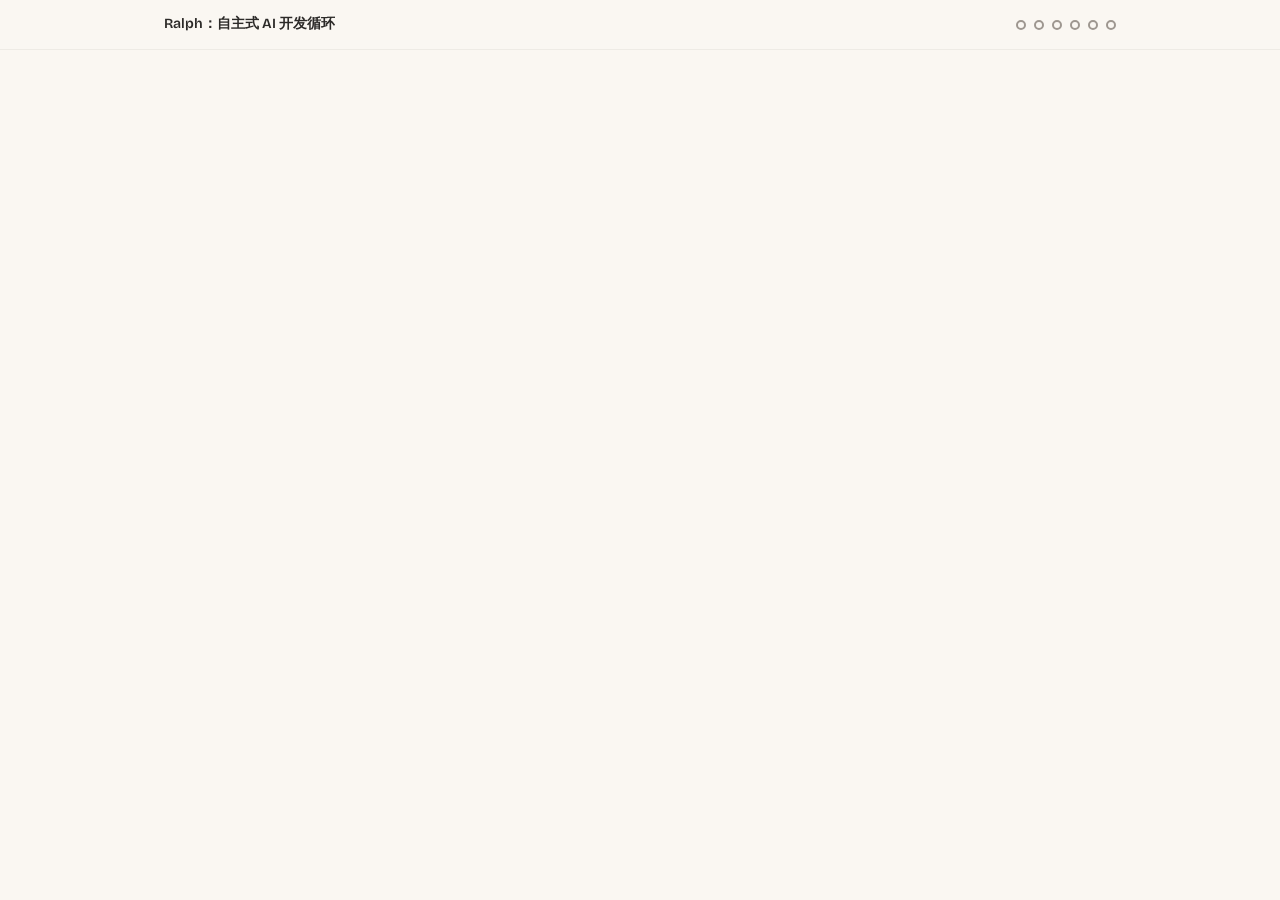
<file: _base.html>
<!DOCTYPE html>
<html lang="zh-CN">
<head>
  <meta charset="UTF-8">
  <meta name="viewport" content="width=device-width, initial-scale=1.0">
  <title>Ralph：自主式 AI 开发循环完全指南</title>

  <!-- Google Fonts: Bricolage Grotesque · DM Sans · JetBrains Mono -->
  <link rel="preconnect" href="https://fonts.googleapis.com">
  <link rel="preconnect" href="https://fonts.gstatic.com" crossorigin>
  <link href="https://fonts.googleapis.com/css2?family=Bricolage+Grotesque:opsz,wght@12..96,400;12..96,600;12..96,700;12..96,800&family=DM+Sans:ital,opsz,wght@0,9..40,300;0,9..40,400;0,9..40,500;0,9..40,600;0,9..40,700;1,9..40,400;1,9..40,500&family=JetBrains+Mono:wght@400;500;600&display=swap" rel="stylesheet">

  <link rel="stylesheet" href="styles.css">

  <style>
    :root {
      --color-accent:       #E85937;
      --color-accent-hover: #C94A30;
      --color-accent-light: #FDE8E4;
      --color-accent-muted: #E89A88;
    }
  </style>

  <script src="main.js" defer></script>
</head>
<body>

  <nav class="nav" id="nav">
    <div class="progress-bar" id="progress-bar" role="progressbar" aria-valuenow="0" aria-valuemin="0" aria-valuemax="100"></div>
    <div class="nav-inner">
      <span class="nav-title">Ralph：自主式 AI 开发循环</span>
      <div class="nav-dots" id="nav-dots" role="tablist">
        <button class="nav-dot" data-target="module-1" data-tooltip="模块 1：Ralph 是什么" role="tab" aria-label="模块 1：Ralph 是什么"></button>
        <button class="nav-dot" data-target="module-2" data-tooltip="模块 2：Ralph 的演员" role="tab" aria-label="模块 2：Ralph 的演员"></button>
        <button class="nav-dot" data-target="module-3" data-tooltip="模块 3：数据如何流动" role="tab" aria-label="模块 3：数据如何流动"></button>
        <button class="nav-dot" data-target="module-4" data-tooltip="模块 4：记忆机制" role="tab" aria-label="模块 4：记忆机制"></button>
        <button class="nav-dot" data-target="module-5" data-tooltip="模块 5：聪明的技巧" role="tab" aria-label="模块 5：聪明的技巧"></button>
        <button class="nav-dot" data-target="module-6" data-tooltip="模块 6：当问题发生时" role="tab" aria-label="模块 6：当问题发生时"></button>
      </div>
    </div>
  </nav>

  <main id="main">
    <!-- modules/*.html content is assembled here by build.sh -->
</file>
<file: styles.css>
/* =============================================================
   CODEBASE-TO-COURSE — COMPLETE DESIGN SYSTEM
   Copy this file verbatim into the course output directory.
   Never regenerate it — customize only via :root overrides
   in _base.html (accent color only).
   ============================================================= */

/* ── GOOGLE FONTS (loaded via _base.html <head>) ───────────────
   Bricolage Grotesque · DM Sans · JetBrains Mono
   ──────────────────────────────────────────────────────────── */

/* ── DESIGN TOKENS ─────────────────────────────────────────── */
:root {
  /* BACKGROUNDS */
  --color-bg:             #FAF7F2;
  --color-bg-warm:        #F5F0E8;
  --color-bg-code:        #1E1E2E;
  --color-text:           #2C2A28;
  --color-text-secondary: #6B6560;
  --color-text-muted:     #9E9790;
  --color-border:         #E5DFD6;
  --color-border-light:   #EEEBE5;
  --color-surface:        #FFFFFF;
  --color-surface-warm:   #FDF9F3;

  /* ACCENT — overridden per course in _base.html */
  --color-accent:         #D94F30;
  --color-accent-hover:   #C4432A;
  --color-accent-light:   #FDEEE9;
  --color-accent-muted:   #E8836C;

  /* SEMANTIC */
  --color-success:        #2D8B55;
  --color-success-light:  #E8F5EE;
  --color-error:          #C93B3B;
  --color-error-light:    #FDE8E8;
  --color-info:           #2A7B9B;
  --color-info-light:     #E4F2F7;

  /* ACTOR COLORS */
  --color-actor-1:        #D94F30;
  --color-actor-2:        #2A7B9B;
  --color-actor-3:        #7B6DAA;
  --color-actor-4:        #D4A843;
  --color-actor-5:        #2D8B55;

  /* FONTS */
  --font-display: 'Bricolage Grotesque', Georgia, serif;
  --font-body:    'DM Sans', -apple-system, sans-serif;
  --font-mono:    'JetBrains Mono', 'Fira Code', 'Consolas', monospace;

  /* TYPE SCALE */
  --text-xs:   0.75rem;
  --text-sm:   0.875rem;
  --text-base: 1rem;
  --text-lg:   1.125rem;
  --text-xl:   1.25rem;
  --text-2xl:  1.5rem;
  --text-3xl:  1.875rem;
  --text-4xl:  2.25rem;
  --text-5xl:  3rem;
  --text-6xl:  3.75rem;

  /* LINE HEIGHTS */
  --leading-tight:  1.15;
  --leading-snug:   1.3;
  --leading-normal: 1.6;
  --leading-loose:  1.8;

  /* SPACING */
  --space-1:  0.25rem;
  --space-2:  0.5rem;
  --space-3:  0.75rem;
  --space-4:  1rem;
  --space-5:  1.25rem;
  --space-6:  1.5rem;
  --space-8:  2rem;
  --space-10: 2.5rem;
  --space-12: 3rem;
  --space-16: 4rem;
  --space-20: 5rem;
  --space-24: 6rem;

  /* LAYOUT */
  --content-width:      800px;
  --content-width-wide: 1000px;
  --nav-height:         50px;

  /* RADII */
  --radius-sm:   8px;
  --radius-md:   12px;
  --radius-lg:   16px;
  --radius-full: 9999px;

  /* SHADOWS (warm-tinted, never pure black) */
  --shadow-sm: 0 1px 2px rgba(44,42,40,0.05);
  --shadow-md: 0 4px 12px rgba(44,42,40,0.08);
  --shadow-lg: 0 8px 24px rgba(44,42,40,0.10);
  --shadow-xl: 0 16px 48px rgba(44,42,40,0.12);

  /* EASING */
  --ease-out:    cubic-bezier(0.16,1,0.3,1);
  --ease-in-out: cubic-bezier(0.65,0,0.35,1);

  /* DURATIONS */
  --duration-fast:   150ms;
  --duration-normal: 300ms;
  --duration-slow:   500ms;
  --stagger-delay:   120ms;
}

/* ── RESET & BASE ───────────────────────────────────────────── */
*, *::before, *::after { box-sizing: border-box; margin: 0; padding: 0; }

html {
  scroll-snap-type: y proximity;
  scroll-behavior: smooth;
}

body {
  font-family: var(--font-body);
  font-size: var(--text-base);
  color: var(--color-text);
  line-height: var(--leading-normal);
  background: var(--color-bg);
  background-image: radial-gradient(
    ellipse at 20% 50%,
    rgba(217,79,48,0.03) 0%,
    transparent 50%
  );
}

/* ── SCROLLBAR ──────────────────────────────────────────────── */
::-webkit-scrollbar { width: 6px; }
::-webkit-scrollbar-track { background: transparent; }
::-webkit-scrollbar-thumb {
  background: var(--color-border);
  border-radius: var(--radius-full);
}

/* ── CODE GLOBALS ───────────────────────────────────────────── */
pre, code {
  white-space: pre-wrap;
  word-break: break-word;
  overflow-x: hidden;
}
.translation-code::-webkit-scrollbar,
pre::-webkit-scrollbar { display: none; }

/* Catppuccin-inspired syntax highlighting */
.code-keyword  { color: #CBA6F7; }
.code-string   { color: #A6E3A1; }
.code-function { color: #89B4FA; }
.code-comment  { color: #6C7086; }
.code-number   { color: #FAB387; }
.code-property { color: #F9E2AF; }
.code-operator { color: #94E2D5; }
.code-tag      { color: #F38BA8; }
.code-attr     { color: #F9E2AF; }
.code-value    { color: #A6E3A1; }
.code-line     { display: block; }

/* ── NAV ────────────────────────────────────────────────────── */
.nav {
  position: fixed;
  top: 0; left: 0; right: 0;
  height: var(--nav-height);
  z-index: 1000;
  background: rgba(250,247,242,0.92);
  backdrop-filter: blur(8px);
  border-bottom: 1px solid var(--color-border-light);
}

.progress-bar {
  position: absolute;
  bottom: 0; left: 0;
  height: 2px;
  width: 0%;
  background: var(--color-accent);
  transition: width 100ms linear;
}

.nav-inner {
  max-width: var(--content-width-wide);
  margin: 0 auto;
  padding: 0 var(--space-6);
  height: 100%;
  display: flex;
  align-items: center;
  justify-content: space-between;
  gap: var(--space-4);
}

.nav-title {
  font-family: var(--font-display);
  font-size: var(--text-sm);
  font-weight: 600;
  color: var(--color-text);
  white-space: nowrap;
  overflow: hidden;
  text-overflow: ellipsis;
  max-width: 300px;
}

.nav-dots {
  display: flex;
  align-items: center;
  gap: var(--space-2);
}

.nav-dot {
  width: 10px; height: 10px;
  border-radius: 50%;
  border: 2px solid var(--color-text-muted);
  background: transparent;
  cursor: pointer;
  transition: all var(--duration-fast);
  position: relative;
}
.nav-dot::after {
  content: attr(data-tooltip);
  position: absolute;
  top: calc(100% + 6px);
  left: 50%;
  transform: translateX(-50%);
  background: var(--color-bg-code);
  color: #CDD6F4;
  font-family: var(--font-body);
  font-size: var(--text-xs);
  white-space: nowrap;
  padding: var(--space-1) var(--space-3);
  border-radius: var(--radius-sm);
  pointer-events: none;
  opacity: 0;
  transition: opacity var(--duration-fast);
}
.nav-dot:hover::after { opacity: 1; }
.nav-dot.active {
  border-color: var(--color-accent);
  background: var(--color-accent);
  box-shadow: 0 0 0 3px var(--color-accent-light);
}
.nav-dot.visited {
  border-color: var(--color-accent-muted);
  background: var(--color-accent-muted);
}

/* ── MODULE STRUCTURE ───────────────────────────────────────── */
.module {
  min-height: 100dvh;
  min-height: 100vh;
  scroll-snap-align: start;
  padding: var(--space-16) var(--space-6);
  padding-top: calc(var(--nav-height) + var(--space-12));
}

.module-content {
  max-width: var(--content-width);
  margin: 0 auto;
}

.module-header { margin-bottom: var(--space-12); }

.module-number {
  display: block;
  font-family: var(--font-display);
  font-size: var(--text-6xl);
  font-weight: 800;
  color: var(--color-accent);
  opacity: 0.15;
  line-height: 1;
  margin-bottom: var(--space-2);
}

.module-title {
  font-family: var(--font-display);
  font-size: var(--text-4xl);
  font-weight: 700;
  line-height: var(--leading-tight);
  color: var(--color-text);
}

.module-subtitle {
  margin-top: var(--space-3);
  font-size: var(--text-lg);
  color: var(--color-text-secondary);
  line-height: var(--leading-snug);
}

.screen {
  margin-bottom: var(--space-16);
}

.screen-heading {
  font-family: var(--font-display);
  font-size: var(--text-2xl);
  font-weight: 600;
  color: var(--color-text);
  margin-bottom: var(--space-6);
  line-height: var(--leading-snug);
}

p { margin-bottom: var(--space-4); }
p:last-child { margin-bottom: 0; }

/* ── SCROLL ANIMATIONS ──────────────────────────────────────── */
.animate-in {
  opacity: 0;
  transform: translateY(20px);
  transition:
    opacity var(--duration-slow) var(--ease-out),
    transform var(--duration-slow) var(--ease-out);
}
.animate-in.visible {
  opacity: 1;
  transform: translateY(0);
}
.stagger-children > .animate-in {
  transition-delay: calc(var(--stagger-index, 0) * var(--stagger-delay));
}

/* ── TRANSLATION BLOCKS ─────────────────────────────────────── */
.translation-block {
  display: grid;
  grid-template-columns: 1fr 1fr;
  gap: 0;
  border-radius: var(--radius-md);
  overflow: hidden;
  box-shadow: var(--shadow-md);
  margin: var(--space-8) 0;
}

.translation-code {
  background: var(--color-bg-code);
  color: #CDD6F4;
  padding: var(--space-6);
  font-family: var(--font-mono);
  font-size: var(--text-sm);
  line-height: 1.7;
  position: relative;
  overflow-x: hidden;
}

.translation-english {
  background: var(--color-surface-warm);
  padding: var(--space-6);
  font-size: var(--text-sm);
  line-height: 1.7;
  border-left: 3px solid var(--color-accent);
}

.translation-label {
  position: absolute;
  top: var(--space-2);
  right: var(--space-3);
  font-family: var(--font-mono);
  font-size: var(--text-xs);
  text-transform: uppercase;
  letter-spacing: 0.1em;
  opacity: 0.5;
}
.translation-english .translation-label {
  position: static;
  display: block;
  margin-bottom: var(--space-3);
  color: var(--color-text-muted);
}

.translation-lines .tl {
  padding: var(--space-1) 0;
  border-bottom: 1px solid var(--color-border-light);
  color: var(--color-text-secondary);
}
.translation-lines .tl:last-child { border-bottom: none; }

/* ── QUIZ ───────────────────────────────────────────────────── */
.quiz-container {
  background: var(--color-surface);
  border-radius: var(--radius-lg);
  padding: var(--space-8);
  box-shadow: var(--shadow-md);
  margin: var(--space-8) 0;
}

.quiz-question-block { margin-bottom: var(--space-8); }
.quiz-question-block:last-of-type { margin-bottom: 0; }

.quiz-question {
  font-family: var(--font-display);
  font-size: var(--text-lg);
  font-weight: 600;
  margin-bottom: var(--space-4);
  line-height: var(--leading-snug);
}

.quiz-options {
  display: flex;
  flex-direction: column;
  gap: var(--space-2);
}

.quiz-option {
  display: flex;
  align-items: center;
  gap: var(--space-3);
  padding: var(--space-3) var(--space-4);
  border: 2px solid var(--color-border);
  border-radius: var(--radius-sm);
  background: var(--color-surface);
  cursor: pointer;
  width: 100%;
  text-align: left;
  font-family: var(--font-body);
  font-size: var(--text-base);
  transition: border-color var(--duration-fast), background var(--duration-fast);
}
.quiz-option:hover:not(:disabled) { border-color: var(--color-accent-muted); }
.quiz-option.selected { border-color: var(--color-accent); background: var(--color-accent-light); }
.quiz-option.correct  { border-color: var(--color-success); background: var(--color-success-light); }
.quiz-option.incorrect{ border-color: var(--color-error);   background: var(--color-error-light); }
.quiz-option:disabled { cursor: default; }

.quiz-option-radio {
  width: 18px; height: 18px;
  border-radius: 50%;
  border: 2px solid var(--color-border);
  flex-shrink: 0;
  transition: all var(--duration-fast);
}
.quiz-option.selected .quiz-option-radio {
  border-color: var(--color-accent);
  background: var(--color-accent);
  box-shadow: inset 0 0 0 3px white;
}
.quiz-option.correct .quiz-option-radio  { border-color: var(--color-success); background: var(--color-success); box-shadow: inset 0 0 0 3px white; }
.quiz-option.incorrect .quiz-option-radio{ border-color: var(--color-error);   background: var(--color-error);   box-shadow: inset 0 0 0 3px white; }

.quiz-feedback {
  max-height: 0;
  overflow: hidden;
  opacity: 0;
  transition: max-height var(--duration-normal), opacity var(--duration-normal);
  font-size: var(--text-sm);
  border-radius: var(--radius-sm);
}
.quiz-feedback.show {
  max-height: 200px;
  opacity: 1;
  padding: var(--space-3);
  margin-top: var(--space-2);
}
.quiz-feedback.success { background: var(--color-success-light); color: var(--color-success); }
.quiz-feedback.error   { background: var(--color-error-light);   color: var(--color-error); }
.quiz-feedback.warning { background: var(--color-info-light);    color: var(--color-info); }

.quiz-check-btn, .quiz-reset-btn {
  margin-top: var(--space-6);
  padding: var(--space-3) var(--space-6);
  border-radius: var(--radius-sm);
  font-family: var(--font-body);
  font-size: var(--text-sm);
  font-weight: 600;
  cursor: pointer;
  border: none;
  transition: background var(--duration-fast), transform var(--duration-fast);
}
.quiz-check-btn {
  background: var(--color-accent);
  color: white;
  margin-right: var(--space-3);
}
.quiz-check-btn:hover { background: var(--color-accent-hover); transform: translateY(-1px); }
.quiz-reset-btn {
  background: var(--color-surface);
  color: var(--color-text-secondary);
  border: 1px solid var(--color-border);
}
.quiz-reset-btn:hover { border-color: var(--color-accent-muted); }

/* Scenario block */
.scenario-block { margin-bottom: var(--space-6); }
.scenario-context {
  background: var(--color-info-light);
  border-left: 3px solid var(--color-info);
  border-radius: 0 var(--radius-sm) var(--radius-sm) 0;
  padding: var(--space-4);
  margin-bottom: var(--space-4);
}
.scenario-label {
  display: inline-block;
  font-family: var(--font-mono);
  font-size: var(--text-xs);
  text-transform: uppercase;
  letter-spacing: 0.1em;
  color: var(--color-info);
  margin-bottom: var(--space-2);
}

/* ── DRAG AND DROP ──────────────────────────────────────────── */
.dnd-container { margin: var(--space-8) 0; }
.dnd-chips {
  display: flex;
  flex-wrap: wrap;
  gap: var(--space-3);
  margin-bottom: var(--space-6);
}
.dnd-chip {
  padding: var(--space-2) var(--space-4);
  background: var(--color-accent);
  color: white;
  border-radius: var(--radius-full);
  font-size: var(--text-sm);
  font-weight: 600;
  cursor: grab;
  user-select: none;
  transition: opacity var(--duration-fast), transform var(--duration-fast);
}
.dnd-chip:active { cursor: grabbing; transform: scale(1.05); }
.dnd-chip.dragging { opacity: 0.4; }
.dnd-chip.placed { opacity: 0.3; pointer-events: none; }

.dnd-zones { display: flex; flex-direction: column; gap: var(--space-4); }
.dnd-zone {
  border: 1px solid var(--color-border);
  border-radius: var(--radius-md);
  padding: var(--space-4);
  background: var(--color-surface);
}
.dnd-zone-label { font-size: var(--text-sm); color: var(--color-text-secondary); margin-bottom: var(--space-3); }
.dnd-zone-target {
  min-height: 40px;
  border: 2px dashed var(--color-border);
  border-radius: var(--radius-sm);
  display: flex;
  align-items: center;
  justify-content: center;
  font-size: var(--text-sm);
  color: var(--color-text-muted);
  transition: border-color var(--duration-fast), background var(--duration-fast);
}
.dnd-zone-target.drag-over { border-color: var(--color-accent); background: var(--color-accent-light); }
.dnd-zone-target.correct-placed { border-color: var(--color-success); background: var(--color-success-light); color: var(--color-success); font-weight: 600; }
.dnd-zone-target.incorrect-placed{ border-color: var(--color-error); background: var(--color-error-light); }
.touch-ghost {
  padding: var(--space-2) var(--space-4);
  background: var(--color-accent);
  color: white;
  border-radius: var(--radius-full);
  font-size: var(--text-sm);
  font-weight: 600;
  opacity: 0.85;
  pointer-events: none;
}

/* ── GROUP CHAT ─────────────────────────────────────────────── */
.chat-window {
  background: var(--color-surface);
  border-radius: var(--radius-lg);
  box-shadow: var(--shadow-md);
  overflow: hidden;
  margin: var(--space-8) 0;
}

.chat-messages {
  padding: var(--space-6);
  display: flex;
  flex-direction: column;
  gap: var(--space-4);
  min-height: 200px;
}

.chat-message {
  display: flex;
  align-items: flex-end;
  gap: var(--space-3);
  animation: fadeSlideUp 0.3s var(--ease-out);
}

.chat-avatar {
  width: 36px; height: 36px;
  border-radius: 50%;
  display: flex;
  align-items: center;
  justify-content: center;
  font-family: var(--font-display);
  font-size: var(--text-sm);
  font-weight: 700;
  color: white;
  flex-shrink: 0;
}

.chat-bubble {
  max-width: 75%;
  background: var(--color-bg-warm);
  border-radius: var(--radius-md) var(--radius-md) var(--radius-md) 4px;
  padding: var(--space-3) var(--space-4);
}

.chat-sender {
  display: block;
  font-size: var(--text-xs);
  font-weight: 700;
  margin-bottom: var(--space-1);
  font-family: var(--font-mono);
  text-transform: uppercase;
  letter-spacing: 0.05em;
}

.chat-bubble p {
  font-size: var(--text-sm);
  margin: 0;
  line-height: var(--leading-normal);
}

.chat-typing {
  display: flex;
  align-items: center;
  gap: var(--space-3);
  padding: 0 var(--space-6) var(--space-4);
}

.chat-typing-dots {
  display: flex;
  gap: var(--space-1);
  background: var(--color-bg-warm);
  padding: var(--space-3) var(--space-4);
  border-radius: var(--radius-md);
}

.typing-dot {
  width: 8px; height: 8px;
  border-radius: 50%;
  background: var(--color-text-muted);
  animation: typingBounce 1.4s infinite;
}
.typing-dot:nth-child(2) { animation-delay: 0.2s; }
.typing-dot:nth-child(3) { animation-delay: 0.4s; }

.chat-controls {
  padding: var(--space-4) var(--space-6);
  border-top: 1px solid var(--color-border-light);
  display: flex;
  align-items: center;
  gap: var(--space-3);
  background: var(--color-surface-warm);
}
.chat-progress {
  margin-left: auto;
  font-size: var(--text-xs);
  color: var(--color-text-muted);
  font-family: var(--font-mono);
}

/* ── FLOW / DATA FLOW ANIMATION ─────────────────────────────── */
.flow-animation {
  position: relative;
  background: var(--color-surface);
  border-radius: var(--radius-lg);
  padding: var(--space-8);
  box-shadow: var(--shadow-md);
  margin: var(--space-8) 0;
}

.flow-actors {
  display: flex;
  justify-content: space-around;
  align-items: center;
  gap: var(--space-4);
  margin-bottom: var(--space-8);
  flex-wrap: wrap;
}

.flow-actor {
  display: flex;
  flex-direction: column;
  align-items: center;
  gap: var(--space-2);
  transition: all var(--duration-normal) var(--ease-out);
}

.flow-actor-icon {
  width: 56px; height: 56px;
  border-radius: var(--radius-md);
  background: var(--color-bg-warm);
  border: 2px solid var(--color-border);
  display: flex;
  align-items: center;
  justify-content: center;
  font-family: var(--font-display);
  font-size: var(--text-xl);
  font-weight: 700;
  transition: all var(--duration-normal) var(--ease-out);
}

.flow-actor span {
  font-size: var(--text-xs);
  color: var(--color-text-secondary);
  font-family: var(--font-mono);
  text-align: center;
}

.flow-actor.active .flow-actor-icon {
  border-color: var(--color-accent);
  background: var(--color-accent-light);
  box-shadow: 0 0 0 3px var(--color-accent-light), 0 0 20px rgba(217,79,48,0.15);
  transform: scale(1.1);
}

.flow-packet {
  width: 16px; height: 16px;
  border-radius: 50%;
  background: var(--color-accent);
  position: absolute;
  pointer-events: none;
  display: none;
  box-shadow: 0 0 8px rgba(217,79,48,0.5);
}

.flow-step-label {
  text-align: center;
  font-size: var(--text-sm);
  color: var(--color-text-secondary);
  min-height: 2.5em;
  padding: var(--space-3) var(--space-4);
  background: var(--color-bg-warm);
  border-radius: var(--radius-sm);
  margin-bottom: var(--space-6);
  line-height: var(--leading-normal);
}

.flow-controls {
  display: flex;
  align-items: center;
  gap: var(--space-3);
}
.flow-progress {
  margin-left: auto;
  font-size: var(--text-xs);
  color: var(--color-text-muted);
  font-family: var(--font-mono);
}

/* ── ARCHITECTURE DIAGRAM ─────────────────────────────────── */
.arch-diagram {
  background: var(--color-surface);
  border-radius: var(--radius-lg);
  padding: var(--space-8);
  box-shadow: var(--shadow-md);
  margin: var(--space-8) 0;
}
.arch-zone {
  border: 1px dashed var(--color-border);
  border-radius: var(--radius-md);
  padding: var(--space-6);
  margin-bottom: var(--space-4);
}
.arch-zone-label {
  font-family: var(--font-mono);
  font-size: var(--text-xs);
  text-transform: uppercase;
  letter-spacing: 0.1em;
  color: var(--color-text-muted);
  margin-bottom: var(--space-4);
}
.arch-component {
  display: inline-flex;
  flex-direction: column;
  align-items: center;
  gap: var(--space-2);
  padding: var(--space-4);
  background: var(--color-surface-warm);
  border: 1px solid var(--color-border);
  border-radius: var(--radius-md);
  cursor: pointer;
  margin: var(--space-2);
  transition: all var(--duration-fast);
  font-size: var(--text-sm);
}
.arch-component:hover, .arch-component.active {
  border-color: var(--color-accent);
  background: var(--color-accent-light);
  transform: translateY(-2px);
  box-shadow: var(--shadow-sm);
}
.arch-icon { font-size: 1.5rem; }
.arch-description {
  margin-top: var(--space-4);
  padding: var(--space-4);
  background: var(--color-bg-warm);
  border-radius: var(--radius-sm);
  font-size: var(--text-sm);
  color: var(--color-text-secondary);
  min-height: 2.5em;
}

/* ── LAYER TOGGLE ───────────────────────────────────────────── */
.layer-demo { margin: var(--space-8) 0; }
.layer-tabs {
  display: flex;
  gap: var(--space-2);
  margin-bottom: var(--space-4);
}
.layer-tab {
  padding: var(--space-2) var(--space-5);
  border-radius: var(--radius-sm);
  border: 1px solid var(--color-border);
  background: var(--color-surface);
  font-family: var(--font-mono);
  font-size: var(--text-sm);
  cursor: pointer;
  transition: all var(--duration-fast);
}
.layer-tab.active {
  background: var(--color-accent);
  color: white;
  border-color: var(--color-accent);
}
.layer-viewport {
  border-radius: var(--radius-md);
  overflow: hidden;
  border: 1px solid var(--color-border);
}
.layer-description {
  margin-top: var(--space-3);
  font-size: var(--text-sm);
  color: var(--color-text-secondary);
}

/* ── BUG CHALLENGE ──────────────────────────────────────────── */
.bug-challenge {
  background: var(--color-surface);
  border-radius: var(--radius-lg);
  padding: var(--space-8);
  box-shadow: var(--shadow-md);
  margin: var(--space-8) 0;
}
.bug-challenge h3 {
  font-family: var(--font-display);
  font-size: var(--text-lg);
  font-weight: 600;
  margin-bottom: var(--space-4);
}
.bug-code {
  background: var(--color-bg-code);
  border-radius: var(--radius-md);
  overflow: hidden;
  margin-bottom: var(--space-4);
}
.bug-line {
  display: flex;
  align-items: center;
  gap: var(--space-3);
  padding: var(--space-2) var(--space-4);
  cursor: pointer;
  transition: background var(--duration-fast);
}
.bug-line:hover { background: rgba(255,255,255,0.05); }
.bug-line.correct  { background: rgba(45,139,85,0.2); }
.bug-line.incorrect{ background: rgba(201,59,59,0.2); }
.line-num {
  font-family: var(--font-mono);
  font-size: var(--text-sm);
  color: #6C7086;
  min-width: 1.5em;
  text-align: right;
  user-select: none;
}
.bug-line code {
  font-family: var(--font-mono);
  font-size: var(--text-sm);
  color: #CDD6F4;
}
.bug-feedback {
  max-height: 0;
  overflow: hidden;
  opacity: 0;
  transition: max-height var(--duration-normal), opacity var(--duration-normal);
  font-size: var(--text-sm);
  border-radius: var(--radius-sm);
}
.bug-feedback.show {
  max-height: 200px;
  opacity: 1;
  padding: var(--space-3);
}
.bug-feedback.success { background: var(--color-success-light); color: var(--color-success); }
.bug-feedback.error   { background: var(--color-error-light);   color: var(--color-error); }

/* ── CALLOUT BOXES ──────────────────────────────────────────── */
.callout {
  display: flex;
  gap: var(--space-4);
  padding: var(--space-5);
  border-radius: var(--radius-md);
  margin: var(--space-6) 0;
  border-left: 4px solid;
}
.callout-accent  { background: var(--color-accent-light);  border-color: var(--color-accent); }
.callout-info    { background: var(--color-info-light);    border-color: var(--color-info); }
.callout-warning { background: var(--color-error-light);   border-color: var(--color-error); }

.callout-icon { font-size: 1.25rem; flex-shrink: 0; margin-top: 2px; }
.callout-title { display: block; font-weight: 700; margin-bottom: var(--space-1); }
.callout-content p { font-size: var(--text-sm); margin: 0; color: var(--color-text-secondary); }

/* ── PATTERN / FEATURE CARDS ────────────────────────────────── */
.pattern-cards {
  display: grid;
  grid-template-columns: repeat(auto-fit, minmax(220px, 1fr));
  gap: var(--space-4);
  margin: var(--space-6) 0;
}
.pattern-card {
  background: var(--color-surface);
  border-radius: var(--radius-md);
  padding: var(--space-6);
  box-shadow: var(--shadow-sm);
  border-top: 3px solid var(--color-accent);
  transition: transform var(--duration-normal) var(--ease-out), box-shadow var(--duration-normal);
}
.pattern-card:hover { transform: translateY(-4px); box-shadow: var(--shadow-md); }
.pattern-icon {
  width: 40px; height: 40px;
  border-radius: var(--radius-sm);
  display: flex;
  align-items: center;
  justify-content: center;
  font-size: 1.1rem;
  margin-bottom: var(--space-3);
}
.pattern-title {
  font-family: var(--font-display);
  font-size: var(--text-base);
  font-weight: 700;
  margin-bottom: var(--space-2);
}
.pattern-desc {
  font-size: var(--text-sm);
  color: var(--color-text-secondary);
  line-height: var(--leading-normal);
  margin: 0;
}

/* ── FLOW DIAGRAMS (static) ─────────────────────────────────── */
.flow-steps {
  display: flex;
  align-items: center;
  gap: var(--space-3);
  flex-wrap: wrap;
  margin: var(--space-6) 0;
}
.flow-step {
  display: flex;
  flex-direction: column;
  align-items: center;
  gap: var(--space-2);
  text-align: center;
}
.flow-step-num {
  width: 40px; height: 40px;
  border-radius: 50%;
  background: var(--color-accent);
  color: white;
  font-family: var(--font-display);
  font-weight: 700;
  display: flex;
  align-items: center;
  justify-content: center;
}
.flow-step p { font-size: var(--text-sm); color: var(--color-text-secondary); max-width: 120px; margin: 0; }
.flow-arrow {
  font-size: var(--text-xl);
  color: var(--color-text-muted);
  flex-shrink: 0;
}

/* ── BADGE / CONFIG LIST ────────────────────────────────────── */
.badge-list {
  display: flex;
  flex-direction: column;
  gap: var(--space-2);
  margin: var(--space-6) 0;
}
.badge-item {
  display: flex;
  align-items: center;
  gap: var(--space-4);
  padding: var(--space-3) var(--space-4);
  border: 1px solid var(--color-border-light);
  border-radius: var(--radius-sm);
  background: var(--color-surface);
  transition: border-color var(--duration-fast);
}
.badge-item:hover { border-color: var(--color-accent-muted); }
.badge-code {
  font-family: var(--font-mono);
  font-size: var(--text-sm);
  background: var(--color-bg-code);
  color: #CBA6F7;
  padding: var(--space-1) var(--space-3);
  border-radius: var(--radius-sm);
  white-space: nowrap;
}
.badge-desc {
  font-size: var(--text-sm);
  color: var(--color-text-secondary);
}

/* ── KEY TERMS SUMMARY ──────────────────────────────────────── */
.term-summary {
  display: flex;
  flex-direction: row;
  flex-wrap: wrap;
  gap: var(--space-3);
  margin-top: var(--space-4);
}

.term-item {
  display: flex;
  align-items: center;
  gap: var(--space-3);
  padding: var(--space-3) var(--space-4);
  background: var(--color-surface);
  border-radius: var(--radius-md);
  border: 1px solid var(--color-border-light);
  cursor: pointer;
  transition: all var(--duration-fast);
  position: relative;
}

.term-item:hover {
  border-color: var(--color-accent);
  background: var(--color-accent-light);
  transform: translateX(4px);
}

.term-icon {
  width: 32px; height: 32px;
  border-radius: var(--radius-sm);
  background: var(--color-bg-warm);
  display: flex;
  align-items: center;
  justify-content: center;
  font-size: var(--text-sm);
  flex-shrink: 0;
  color: var(--color-accent);
}

.term-text {
  font-family: var(--font-mono);
  font-size: var(--text-base);
  font-weight: 600;
  color: var(--color-text);
}

.term-item:hover .term-text {
  color: var(--color-accent);
}

/* ── GLOSSARY TOOLTIPS ──────────────────────────────────────── */
.term {
  border-bottom: 1.5px dashed var(--color-accent-muted);
  cursor: pointer;
}
.term:hover, .term.active {
  border-bottom-color: var(--color-accent);
  color: var(--color-accent);
}
.term-tooltip {
  position: fixed;
  background: var(--color-bg-code);
  color: #CDD6F4;
  padding: var(--space-3) var(--space-4);
  border-radius: var(--radius-sm);
  font-size: var(--text-sm);
  font-family: var(--font-body);
  line-height: var(--leading-normal);
  width: max(200px, min(320px, 80vw));
  box-shadow: var(--shadow-lg);
  pointer-events: none;
  opacity: 0;
  transition: opacity var(--duration-fast);
  z-index: 10000;
}
.term-tooltip::after {
  content: '';
  position: absolute;
  top: 100%;
  left: 50%;
  transform: translateX(-50%);
  border: 6px solid transparent;
  border-top-color: var(--color-bg-code);
}
.term-tooltip.visible { opacity: 1; }
.term-tooltip.flip::after {
  top: auto;
  bottom: 100%;
  border-top-color: transparent;
  border-bottom-color: var(--color-bg-code);
}

/* ── VISUAL FILE TREE ───────────────────────────────────────── */
.file-tree {
  font-family: var(--font-mono);
  font-size: var(--text-sm);
  margin: var(--space-6) 0;
}
.ft-folder, .ft-file {
  padding: var(--space-2) var(--space-3);
  border-left: 2px solid var(--color-border-light);
  margin-left: var(--space-4);
}
.ft-folder > .ft-name { color: var(--color-accent); font-weight: 600; }
.ft-folder > .ft-name::before { content: '📁 '; }
.ft-file > .ft-name::before { content: '📄 '; }
.ft-desc {
  color: var(--color-text-secondary);
  font-family: var(--font-body);
  margin-left: var(--space-2);
  font-size: var(--text-xs);
}
.ft-children { margin-left: var(--space-4); }

/* ── ICON-LABEL ROWS ────────────────────────────────────────── */
.icon-rows {
  display: flex;
  flex-direction: column;
  gap: var(--space-4);
  margin: var(--space-6) 0;
}
.icon-row {
  display: flex;
  align-items: center;
  gap: var(--space-4);
  padding: var(--space-4);
  background: var(--color-surface);
  border-radius: var(--radius-md);
  box-shadow: var(--shadow-sm);
}
.icon-row strong { display: block; font-weight: 600; }
.icon-row p { margin: var(--space-1) 0 0; color: var(--color-text-secondary); font-size: var(--text-sm); }
.icon-circle {
  width: 48px; height: 48px;
  border-radius: 50%;
  display: flex;
  align-items: center;
  justify-content: center;
  font-size: 1.25rem;
  flex-shrink: 0;
}

/* ── NUMBERED STEP CARDS ────────────────────────────────────── */
.step-cards {
  display: flex;
  flex-direction: column;
  gap: var(--space-3);
  margin: var(--space-6) 0;
}
.step-card {
  display: flex;
  align-items: flex-start;
  gap: var(--space-4);
  padding: var(--space-4) var(--space-5);
  background: var(--color-surface);
  border-radius: var(--radius-md);
  border-left: 3px solid var(--color-accent);
  box-shadow: var(--shadow-sm);
}
.step-num {
  width: 32px; height: 32px;
  border-radius: 50%;
  background: var(--color-accent);
  color: white;
  font-weight: 700;
  display: flex;
  align-items: center;
  justify-content: center;
  font-family: var(--font-display);
  flex-shrink: 0;
}
.step-body strong { display: block; font-weight: 600; margin-bottom: var(--space-1); }
.step-body p { margin: 0; color: var(--color-text-secondary); font-size: var(--text-sm); }

/* ── SHARED BUTTON STYLE ────────────────────────────────────── */
.btn {
  padding: var(--space-2) var(--space-5);
  border-radius: var(--radius-sm);
  border: 1px solid var(--color-border);
  background: var(--color-surface);
  font-family: var(--font-body);
  font-size: var(--text-sm);
  font-weight: 600;
  cursor: pointer;
  transition: all var(--duration-fast);
  color: var(--color-text-secondary);
}
.btn:hover { border-color: var(--color-accent-muted); color: var(--color-accent); }
.btn-primary {
  background: var(--color-accent);
  color: white;
  border-color: var(--color-accent);
}
.btn-primary:hover { background: var(--color-accent-hover); border-color: var(--color-accent-hover); color: white; }

/* ── RESPONSIVE ─────────────────────────────────────────────── */
@media (max-width: 768px) {
  :root {
    --text-4xl: 1.875rem;
    --text-5xl: 2.25rem;
    --text-6xl: 3rem;
  }
  .translation-block { grid-template-columns: 1fr; }
  .translation-english { border-left: none; border-top: 3px solid var(--color-accent); }
  .pattern-cards { grid-template-columns: 1fr 1fr; }
}

@media (max-width: 480px) {
  :root {
    --text-4xl: 1.5rem;
    --text-5xl: 1.875rem;
    --text-6xl: 2.25rem;
  }
  .module { padding: var(--space-8) var(--space-4); }
  .pattern-cards { grid-template-columns: 1fr; }
  .flow-steps { flex-direction: column; }
  .flow-arrow { transform: rotate(90deg); }
  .nav-title { max-width: 140px; }
}

/* ── KEYFRAMES ──────────────────────────────────────────────── */
@keyframes fadeSlideUp {
  from { opacity: 0; transform: translateY(12px); }
  to   { opacity: 1; transform: translateY(0); }
}

@keyframes typingBounce {
  0%, 60%, 100% { transform: translateY(0); }
  30%           { transform: translateY(-6px); }
}

@keyframes packetMove {
  from { left: var(--packet-from-x); top: var(--packet-from-y); opacity: 0; }
  20%  { opacity: 1; }
  80%  { opacity: 1; }
  to   { left: var(--packet-to-x);   top: var(--packet-to-y);   opacity: 0; }
}
</file>
